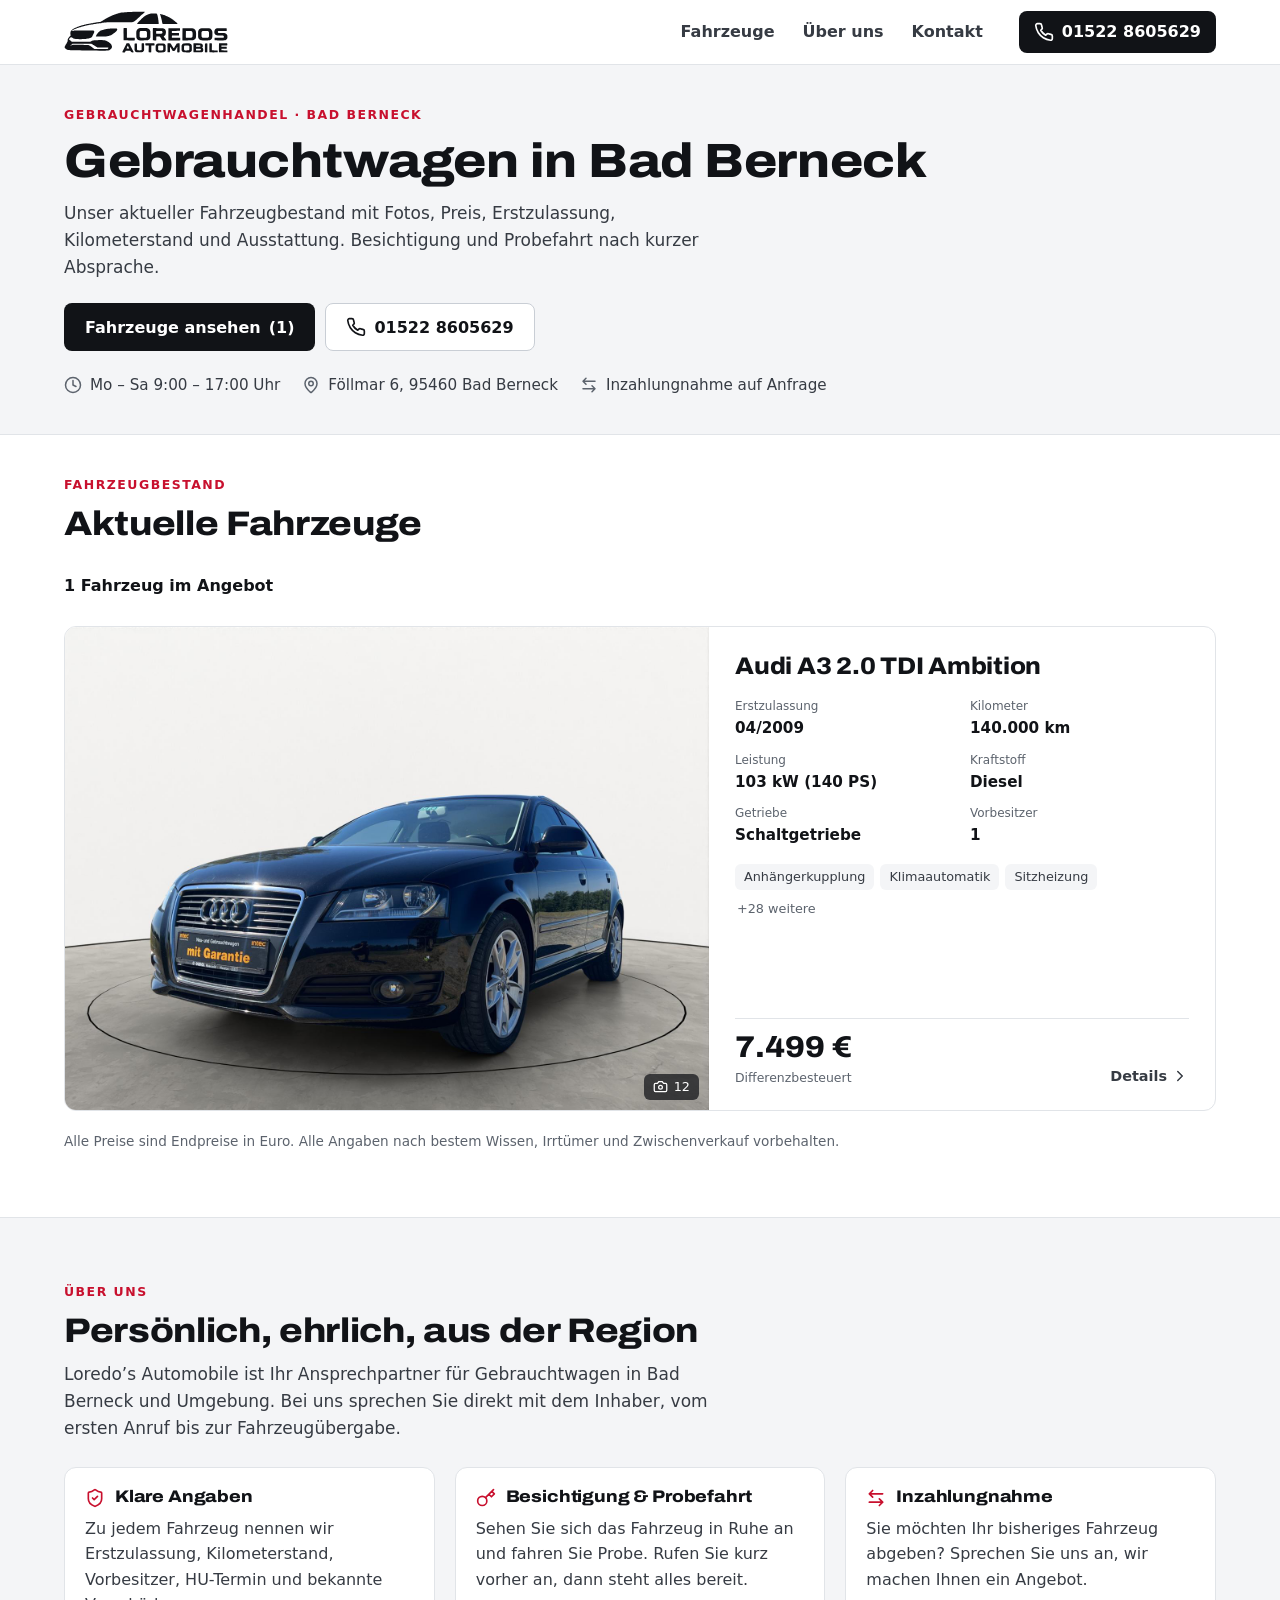
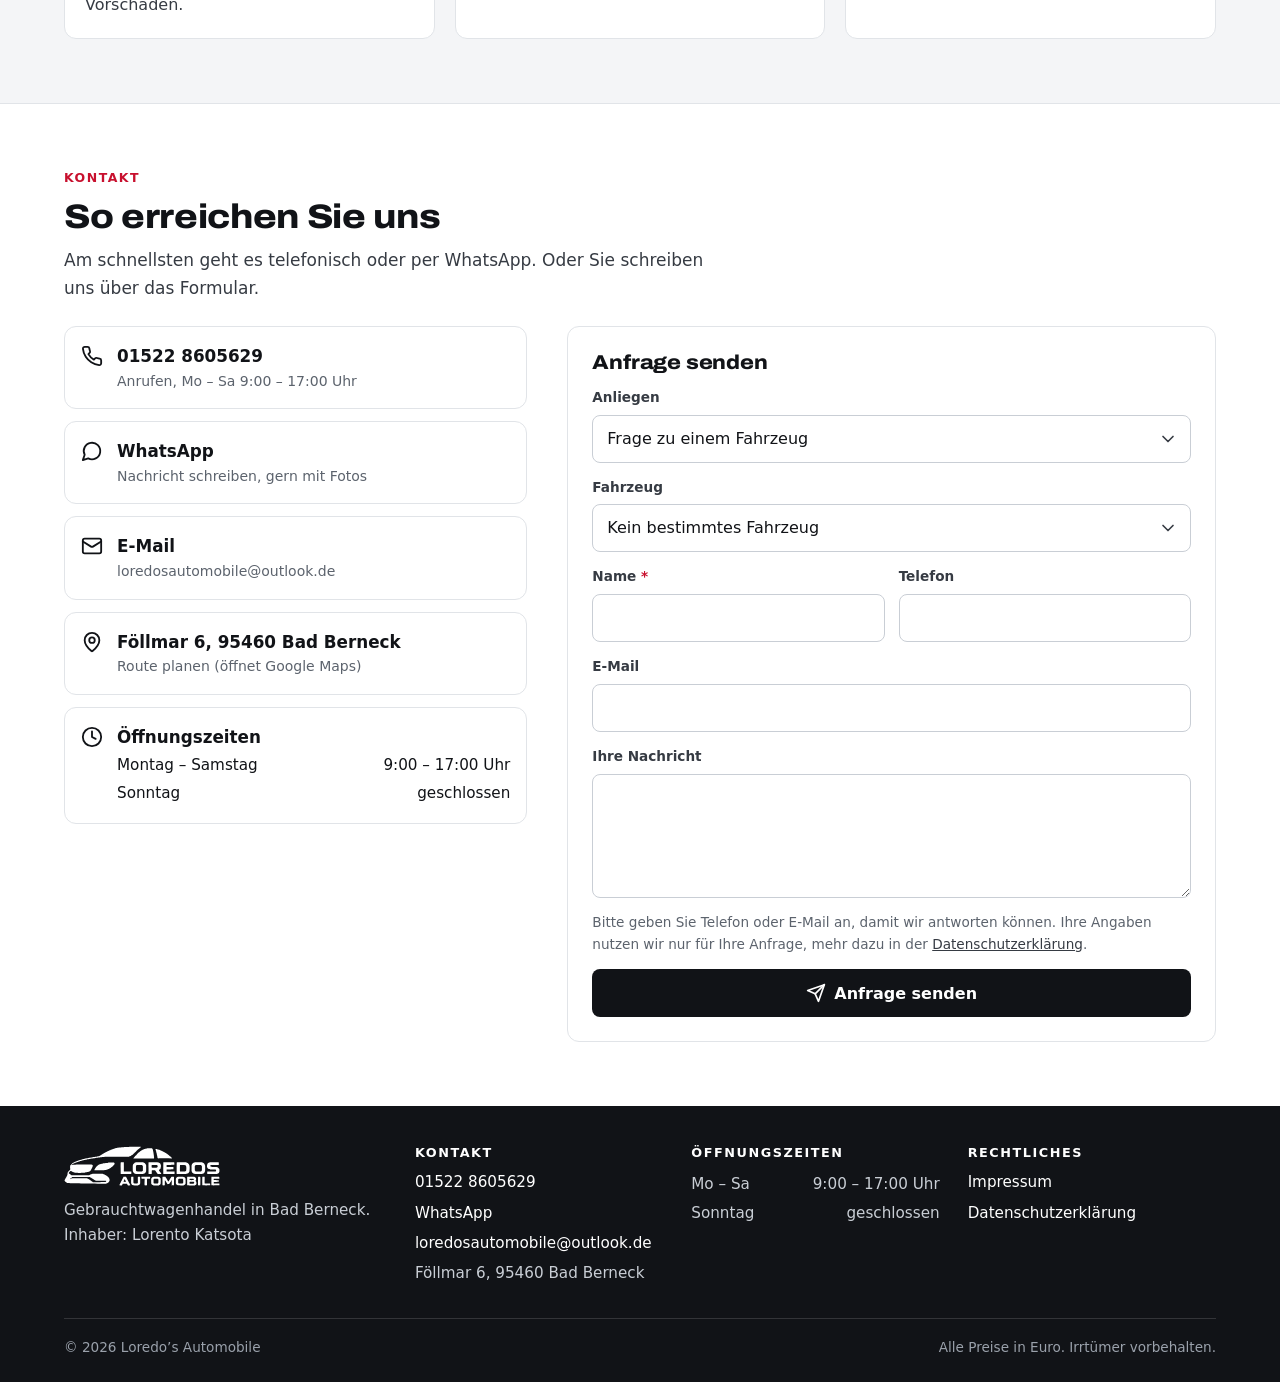
<file: index.html>
<!doctype html>
<html lang="de">
<head>
<meta charset="utf-8">
<meta name="viewport" content="width=device-width, initial-scale=1, viewport-fit=cover">
<title>Gebrauchtwagen in Bad Berneck | Loredo’s Automobile</title>
<meta name="description" content="Loredo’s Automobile – Gebrauchtwagenhandel in Bad Berneck. Aktueller Fahrzeugbestand mit Fotos, Preis, Erstzulassung, Kilometerstand und Ausstattung. Mo–Sa 9–17 Uhr, Telefon 01522 8605629.">
<meta name="theme-color" content="#ffffff">
<meta property="og:type" content="website">
<meta property="og:locale" content="de_DE">
<meta property="og:title" content="Loredo’s Automobile – Gebrauchtwagen in Bad Berneck">
<meta property="og:description" content="Aktueller Fahrzeugbestand mit Fotos, Preis und allen wichtigen Angaben. Persönliche Beratung in Bad Berneck.">
<link rel="icon" href="img/favicon.svg" type="image/svg+xml">
<link rel="apple-touch-icon" href="img/apple-touch-icon.png">
<link rel="preload" href="fonts/archivo.woff2" as="font" type="font/woff2" crossorigin>
<link rel="stylesheet" href="style.css?v=20261111b">
<script type="application/ld+json">
{
  "@context": "https://schema.org",
  "@type": "AutoDealer",
  "name": "Loredo's Automobile",
  "description": "Gebrauchtwagenhandel in Bad Berneck",
  "telephone": "+49 1522 8605629",
  "email": "loredosautomobile@outlook.de",
  "vatID": "DE459743355",
  "address": {
    "@type": "PostalAddress",
    "streetAddress": "Föllmar 6",
    "postalCode": "95460",
    "addressLocality": "Bad Berneck",
    "addressRegion": "Bayern",
    "addressCountry": "DE"
  },
  "openingHoursSpecification": [{
    "@type": "OpeningHoursSpecification",
    "dayOfWeek": ["Monday", "Tuesday", "Wednesday", "Thursday", "Friday", "Saturday"],
    "opens": "09:00",
    "closes": "17:00"
  }]
}
</script>
</head>
<body class="mit-leiste" data-seite="start">
<a class="skip" href="#inhalt">Zum Inhalt springen</a>

<svg width="0" height="0" style="position:absolute" aria-hidden="true" focusable="false">
  <!-- Symbole nach Lucide Icons (ISC-Lizenz) -->
  <symbol id="i-tel" viewBox="0 0 24 24"><path d="M22 16.92v3a2 2 0 0 1-2.18 2 19.8 19.8 0 0 1-8.63-3.07 19.5 19.5 0 0 1-6-6 19.8 19.8 0 0 1-3.07-8.67A2 2 0 0 1 4.11 2h3a2 2 0 0 1 2 1.72c.13.96.36 1.9.7 2.81a2 2 0 0 1-.45 2.11L8.09 9.91a16 16 0 0 0 6 6l1.27-1.27a2 2 0 0 1 2.11-.45c.91.34 1.85.57 2.81.7A2 2 0 0 1 22 16.92z"/></symbol>
  <symbol id="i-chat" viewBox="0 0 24 24"><path d="M7.9 20A9 9 0 1 0 4 16.1L2 22Z"/></symbol>
  <symbol id="i-mail" viewBox="0 0 24 24"><rect width="20" height="16" x="2" y="4" rx="2"/><path d="m22 7-8.97 5.7a1.94 1.94 0 0 1-2.06 0L2 7"/></symbol>
  <symbol id="i-ort" viewBox="0 0 24 24"><path d="M20 10c0 5-5.5 10.2-7.4 11.8a1 1 0 0 1-1.2 0C9.5 20.2 4 15 4 10a8 8 0 0 1 16 0"/><circle cx="12" cy="10" r="3"/></symbol>
  <symbol id="i-uhr" viewBox="0 0 24 24"><circle cx="12" cy="12" r="10"/><path d="M12 6v6l4 2"/></symbol>
  <symbol id="i-suche" viewBox="0 0 24 24"><circle cx="11" cy="11" r="8"/><path d="m21 21-4.3-4.3"/></symbol>
  <symbol id="i-filter" viewBox="0 0 24 24"><path d="M21 4h-7M10 4H3M21 12h-9M8 12H3M21 20h-5M12 20H3M14 2v4M8 10v4M16 18v4"/></symbol>
  <symbol id="i-haken" viewBox="0 0 24 24"><path d="M20 6 9 17l-5-5"/></symbol>
  <symbol id="i-rechts" viewBox="0 0 24 24"><path d="m9 18 6-6-6-6"/></symbol>
  <symbol id="i-links" viewBox="0 0 24 24"><path d="m15 18-6-6 6-6"/></symbol>
  <symbol id="i-kamera" viewBox="0 0 24 24"><path d="M14.5 4h-5L7 7H4a2 2 0 0 0-2 2v9a2 2 0 0 0 2 2h16a2 2 0 0 0 2-2V9a2 2 0 0 0-2-2h-3z"/><circle cx="12" cy="13" r="3"/></symbol>
  <symbol id="i-zu" viewBox="0 0 24 24"><path d="M18 6 6 18M6 6l12 12"/></symbol>
  <symbol id="i-schild" viewBox="0 0 24 24"><path d="M20 13c0 5-3.5 7.5-7.66 8.95a1 1 0 0 1-.67-.01C7.5 20.5 4 18 4 13V6a1 1 0 0 1 1-1c2 0 4.5-1.2 6.24-2.72a1.17 1.17 0 0 1 1.52 0C14.51 3.81 17 5 19 5a1 1 0 0 1 1 1z"/><path d="m9 12 2 2 4-4"/></symbol>
  <symbol id="i-schluessel" viewBox="0 0 24 24"><circle cx="7.5" cy="15.5" r="5.5"/><path d="m21 2-9.6 9.6M15.5 7.5l3 3L22 7l-3-3"/></symbol>
  <symbol id="i-tausch" viewBox="0 0 24 24"><path d="M8 3 4 7l4 4M4 7h16M16 21l4-4-4-4M20 17H4"/></symbol>
  <symbol id="i-senden" viewBox="0 0 24 24"><path d="m22 2-7 20-4-9-9-4Z"/><path d="M22 2 11 13"/></symbol>
</svg>

<header class="kopf">
  <div class="wrap kopf-in">
    <a class="logo" href="./" aria-label="Loredo’s Automobile – zur Startseite"><img src="img/logo.svg" alt="Loredo’s Automobile" width="526" height="135"></a>
    <nav class="nav" aria-label="Hauptnavigation">
      <a href="#fahrzeuge">Fahrzeuge</a>
      <a href="#ueber-uns">Über uns</a>
      <a href="#kontakt">Kontakt</a>
    </nav>
    <a class="btn btn-dunkel kopf-tel" href="tel:+4915228605629"><svg class="i"><use href="#i-tel"/></svg><span class="lang">01522 8605629</span><span class="kurz">Anrufen</span></a>
  </div>
</header>

<main id="inhalt">

  <section class="start" aria-labelledby="titel">
    <div class="wrap">
      <span class="kicker">Gebrauchtwagenhandel · Bad Berneck</span>
      <h1 id="titel">Gebrauchtwagen in Bad Berneck</h1>
      <p class="lead">Unser aktueller Fahrzeugbestand mit Fotos, Preis, Erstzulassung, Kilometerstand und Ausstattung. Besichtigung und Probefahrt nach kurzer Absprache.</p>
      <div class="start-cta">
        <a class="btn btn-dunkel" href="#fahrzeuge">Fahrzeuge ansehen<span data-anzahl-klammer></span></a>
        <a class="btn btn-hell start-tel" href="tel:+4915228605629"><svg class="i"><use href="#i-tel"/></svg>01522 8605629</a>
      </div>
      <ul class="start-fakten">
        <li><svg class="i"><use href="#i-uhr"/></svg>Mo – Sa 9:00 – 17:00 Uhr</li>
        <li><svg class="i"><use href="#i-ort"/></svg>Föllmar 6, 95460 Bad Berneck</li>
        <li><svg class="i"><use href="#i-tausch"/></svg>Inzahlungnahme auf Anfrage</li>
      </ul>
    </div>
  </section>

  <section class="abschnitt" id="fahrzeuge" aria-labelledby="fahrzeuge-titel">
    <div class="wrap">
      <div class="abschnitt-kopf">
        <div>
          <span class="kicker">Fahrzeugbestand</span>
          <h2 id="fahrzeuge-titel">Aktuelle Fahrzeuge</h2>
        </div>
      </div>

      <div class="bestand">
      <aside class="filter-seite" aria-label="Suche und Filter">
      <div class="suche">
        <label class="feld such-eingabe">
          <span class="sr">Fahrzeuge durchsuchen</span>
          <svg class="i"><use href="#i-suche"/></svg>
          <input class="eingabe" id="f-q" type="search" placeholder="Suchen, z. B. Golf" autocomplete="off" enterkeyhint="search">
        </label>
        <button class="btn btn-hell filter-knopf" id="filter-knopf" type="button" aria-expanded="false" aria-controls="filter-feld"><svg class="i"><use href="#i-filter"/></svg>Filter<span class="zaehler" id="filter-zaehler" hidden></span></button>
      </div>

      <div class="filter-feld" id="filter-feld">
        <label class="feld"><span>Marke</span><select class="auswahl" id="f-marke"><option value="">Alle Marken</option></select></label>
        <label class="feld"><span>Preis bis</span><select class="auswahl" id="f-preis"><option value="">Beliebig</option></select></label>
        <label class="feld"><span>Kilometer bis</span><select class="auswahl" id="f-km"><option value="">Beliebig</option></select></label>
        <label class="feld"><span>Erstzulassung ab</span><select class="auswahl" id="f-ez"><option value="">Beliebig</option></select></label>
        <label class="feld"><span>Kraftstoff</span><select class="auswahl" id="f-kraftstoff"><option value="">Alle</option></select></label>
        <label class="feld"><span>Getriebe</span><select class="auswahl" id="f-getriebe"><option value="">Alle</option></select></label>
        <label class="feld breit"><span>Fahrzeugart</span><select class="auswahl" id="f-karosserie"><option value="">Alle</option></select></label>
        <label class="feld breit"><span>Sortierung</span><select class="auswahl" id="f-sort">
          <option value="">Neueste Angebote zuerst</option>
          <option value="preis-auf">Preis aufsteigend</option>
          <option value="preis-ab">Preis absteigend</option>
          <option value="km-auf">Kilometer aufsteigend</option>
          <option value="ez-ab">Erstzulassung, neueste zuerst</option>
        </select></label>
        <button class="btn btn-dunkel filter-fertig" id="filter-fertig" type="button">Ergebnisse anzeigen</button>
      </div>
      </aside>

      <div class="ergebnisse">
      <div class="ergebnis-leiste">
        <p class="ergebnis-zahl" id="ergebnis-zahl" aria-live="polite"></p>
      </div>

      <ul class="liste" id="liste"></ul>
      <noscript>
        <div class="leer">
          <p>Für die Fahrzeugliste wird JavaScript benötigt.</p>
          <p>Gern beraten wir Sie telefonisch: <a href="tel:+4915228605629">01522 8605629</a></p>
        </div>
      </noscript>

      <p class="angaben-hinweis">Alle Preise sind Endpreise in Euro. Alle Angaben nach bestem Wissen, Irrtümer und Zwischenverkauf vorbehalten.</p>
      </div>
      </div>
    </div>
  </section>

  <section class="abschnitt grau" id="ueber-uns" aria-labelledby="ueber-titel">
    <div class="wrap">
      <span class="kicker">Über uns</span>
      <h2 id="ueber-titel">Persönlich, ehrlich, aus der Region</h2>
      <p class="lead" style="margin-top:12px">Loredo’s Automobile ist Ihr Ansprechpartner für Gebrauchtwagen in Bad Berneck und Umgebung. Bei uns sprechen Sie direkt mit dem Inhaber, vom ersten Anruf bis zur Fahrzeugübergabe.</p>
      <ul class="vorteile">
        <li>
          <h3><svg class="i"><use href="#i-schild"/></svg>Klare Angaben</h3>
          <p>Zu jedem Fahrzeug nennen wir Erstzulassung, Kilometerstand, Vorbesitzer, HU-Termin und bekannte Vorschäden.</p>
        </li>
        <li>
          <h3><svg class="i"><use href="#i-schluessel"/></svg>Besichtigung &amp; Probefahrt</h3>
          <p>Sehen Sie sich das Fahrzeug in Ruhe an und fahren Sie Probe. Rufen Sie kurz vorher an, dann steht alles bereit.</p>
        </li>
        <li>
          <h3><svg class="i"><use href="#i-tausch"/></svg>Inzahlungnahme</h3>
          <p>Sie möchten Ihr bisheriges Fahrzeug abgeben? Sprechen Sie uns an, wir machen Ihnen ein Angebot.</p>
        </li>
      </ul>
    </div>
  </section>

  <section class="abschnitt" id="kontakt" aria-labelledby="kontakt-titel">
    <div class="wrap">
      <span class="kicker">Kontakt</span>
      <h2 id="kontakt-titel">So erreichen Sie uns</h2>
      <p class="lead" style="margin:12px 0 24px">Am schnellsten geht es telefonisch oder per WhatsApp. Oder Sie schreiben uns über das Formular.</p>

      <div class="kontakt-raster">
        <ul class="kontakt-wege">
          <li><a class="kontakt-weg" href="tel:+4915228605629"><svg class="i"><use href="#i-tel"/></svg><span><strong>01522 8605629</strong><small>Anrufen, Mo – Sa 9:00 – 17:00 Uhr</small></span></a></li>
          <li><a class="kontakt-weg" href="https://wa.me/4915228605629?text=Hallo%2C%20ich%20habe%20eine%20Frage%20zu%20Ihren%20Fahrzeugen." data-wa><svg class="i"><use href="#i-chat"/></svg><span><strong>WhatsApp</strong><small>Nachricht schreiben, gern mit Fotos</small></span></a></li>
          <li><a class="kontakt-weg" href="mailto:loredosautomobile@outlook.de"><svg class="i"><use href="#i-mail"/></svg><span><strong>E-Mail</strong><small>loredosautomobile@outlook.de</small></span></a></li>
          <li><a class="kontakt-weg" href="https://www.google.com/maps/dir/?api=1&amp;destination=F%C3%B6llmar%206%2C%2095460%20Bad%20Berneck" target="_blank" rel="noopener"><svg class="i"><use href="#i-ort"/></svg><span><strong>Föllmar 6, 95460 Bad Berneck</strong><small>Route planen (öffnet Google Maps)</small></span></a></li>
          <li><div class="kontakt-weg"><svg class="i"><use href="#i-uhr"/></svg><span style="flex:1"><strong>Öffnungszeiten</strong>
            <table class="zeiten"><tr><td>Montag – Samstag</td><td>9:00 – 17:00 Uhr</td></tr><tr><td>Sonntag</td><td>geschlossen</td></tr></table></span></div></li>
        </ul>

        <form class="formular" id="anfrage" action="kontakt.php" method="post" novalidate>
          <h3 class="breit">Anfrage senden</h3>
          <label class="feld breit"><span>Anliegen</span>
            <select class="auswahl" name="anliegen">
              <option>Frage zu einem Fahrzeug</option>
              <option>Besichtigung / Probefahrt vereinbaren</option>
              <option>Inzahlungnahme / Fahrzeug verkaufen</option>
              <option>Sonstiges</option>
            </select>
          </label>
          <label class="feld breit"><span>Fahrzeug</span>
            <select class="auswahl" name="fahrzeug" data-fahrzeugwahl><option value="">Kein bestimmtes Fahrzeug</option></select>
          </label>
          <label class="feld"><span>Name <span class="pflicht" aria-hidden="true">*</span></span><input class="eingabe" name="name" autocomplete="name" required maxlength="100"></label>
          <label class="feld"><span>Telefon</span><input class="eingabe" name="telefon" type="tel" autocomplete="tel" maxlength="50"></label>
          <label class="feld breit"><span>E-Mail</span><input class="eingabe" name="email" type="email" autocomplete="email" maxlength="150"></label>
          <label class="feld breit"><span>Ihre Nachricht</span><textarea class="eingabe" name="nachricht" rows="4" maxlength="4000"></textarea></label>
          <div class="honig" aria-hidden="true"><label>Bitte leer lassen <input name="website" tabindex="-1" autocomplete="off"></label></div>
          <p class="klein breit">Bitte geben Sie Telefon oder E-Mail an, damit wir antworten können. Ihre Angaben nutzen wir nur für Ihre Anfrage, mehr dazu in der <a href="datenschutz.html">Datenschutzerklärung</a>.</p>
          <div class="meldung breit" role="status" hidden></div>
          <button class="btn btn-dunkel breit" type="submit"><svg class="i"><use href="#i-senden"/></svg>Anfrage senden</button>
        </form>
      </div>
    </div>
  </section>

</main>

<footer class="fuss">
  <div class="wrap">
    <div class="fuss-raster">
      <div>
        <img src="img/logo-weiss.svg" alt="Loredo’s Automobile" width="526" height="135">
        <p>Gebrauchtwagenhandel in Bad Berneck.<br>Inhaber: Lorento Katsota</p>
      </div>
      <div>
        <h2>Kontakt</h2>
        <ul>
          <li><a href="tel:+4915228605629">01522 8605629</a></li>
          <li><a href="https://wa.me/4915228605629">WhatsApp</a></li>
          <li><a href="mailto:loredosautomobile@outlook.de">loredosautomobile@outlook.de</a></li>
          <li>Föllmar 6, 95460 Bad Berneck</li>
        </ul>
      </div>
      <div>
        <h2>Öffnungszeiten</h2>
        <table class="zeiten"><tr><td>Mo – Sa</td><td>9:00 – 17:00 Uhr</td></tr><tr><td>Sonntag</td><td>geschlossen</td></tr></table>
      </div>
      <div>
        <h2>Rechtliches</h2>
        <ul>
          <li><a href="impressum.html">Impressum</a></li>
          <li><a href="datenschutz.html">Datenschutzerklärung</a></li>
        </ul>
      </div>
    </div>
    <div class="fuss-unten"><span>© <span data-jahr>2026</span> Loredo’s Automobile</span><span>Alle Preise in Euro. Irrtümer vorbehalten.</span></div>
  </div>
</footer>

<nav class="leiste" aria-label="Schnellkontakt">
  <a class="btn btn-dunkel" href="tel:+4915228605629"><svg class="i"><use href="#i-tel"/></svg>Anrufen</a>
  <a class="btn btn-hell btn-wa" href="https://wa.me/4915228605629?text=Hallo%2C%20ich%20habe%20eine%20Frage%20zu%20Ihren%20Fahrzeugen." data-wa><svg class="i"><use href="#i-chat"/></svg>WhatsApp</a>
  <a class="btn btn-hell" href="#anfrage"><svg class="i"><use href="#i-mail"/></svg>Anfrage</a>
</nav>

<script src="fahrzeuge.js?v=20261111b"></script>
<script src="app.js?v=20261111b"></script>
</body>
</html>
</file>
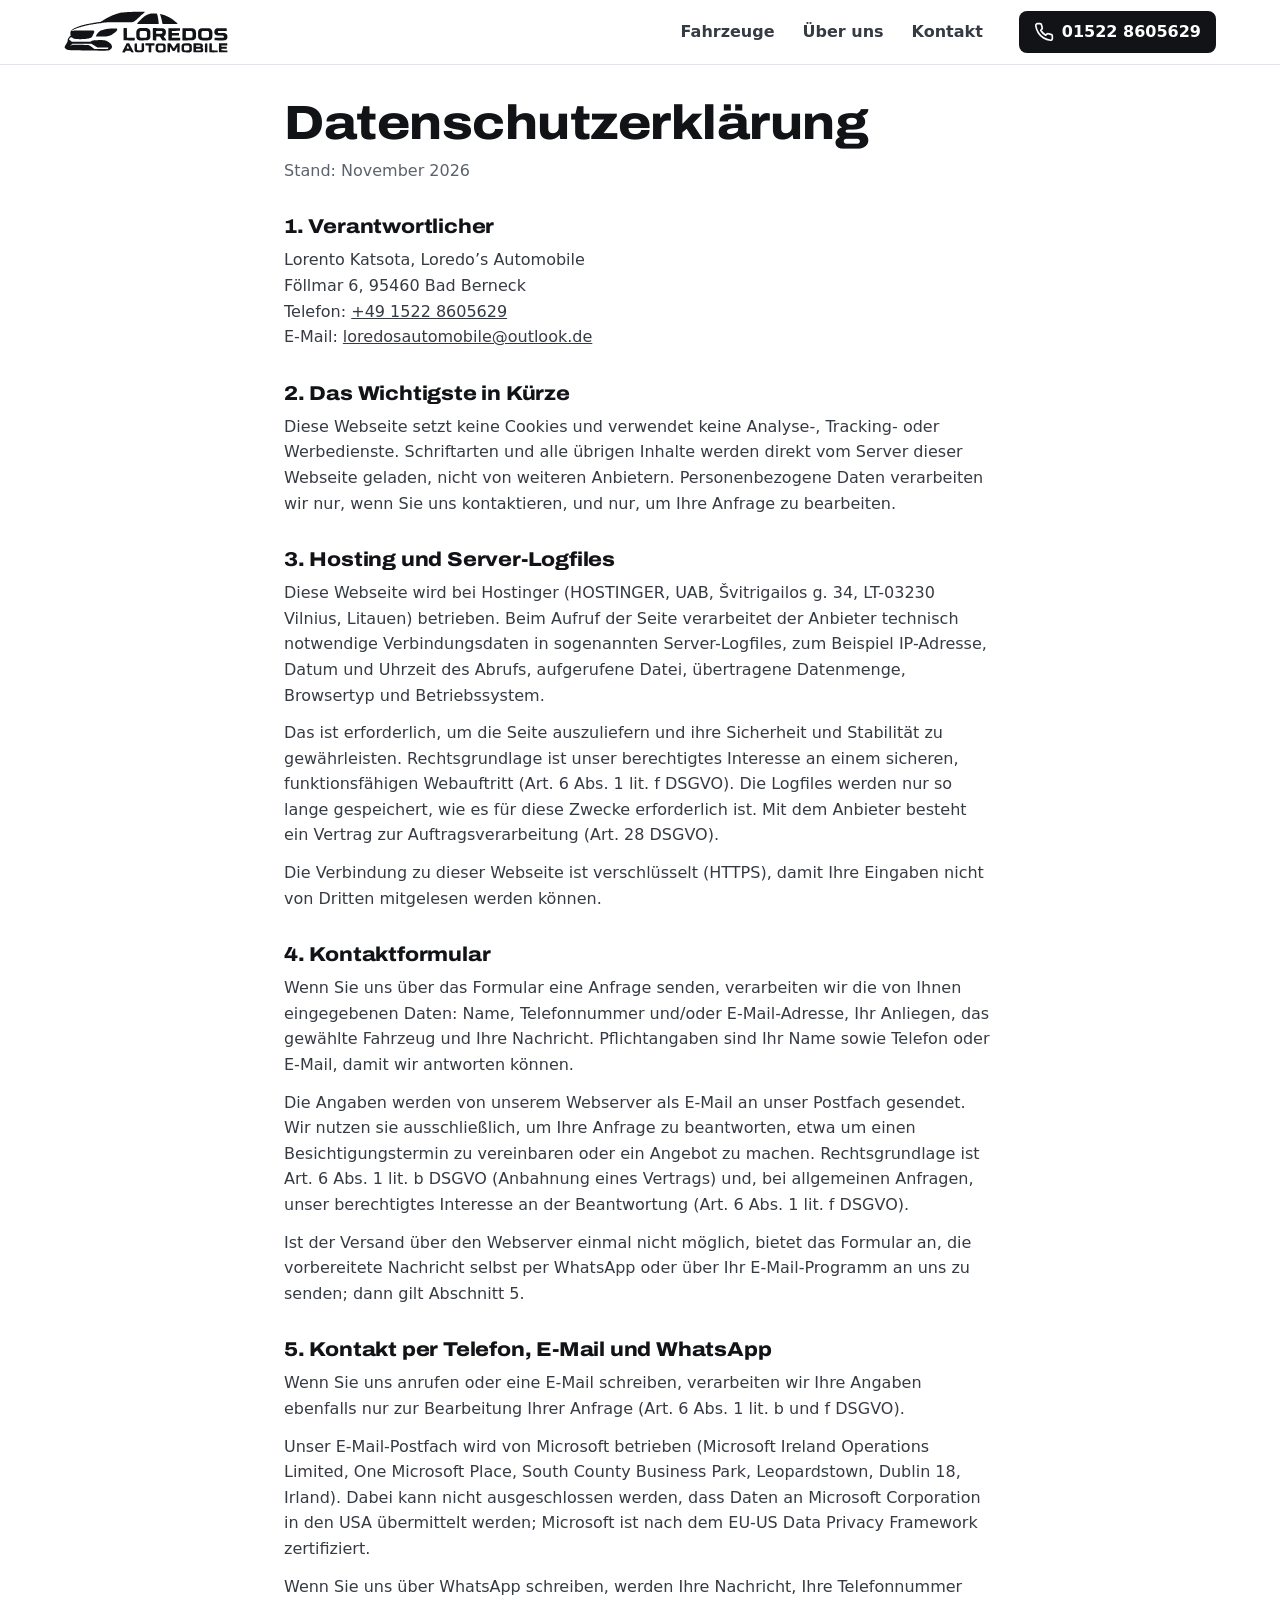
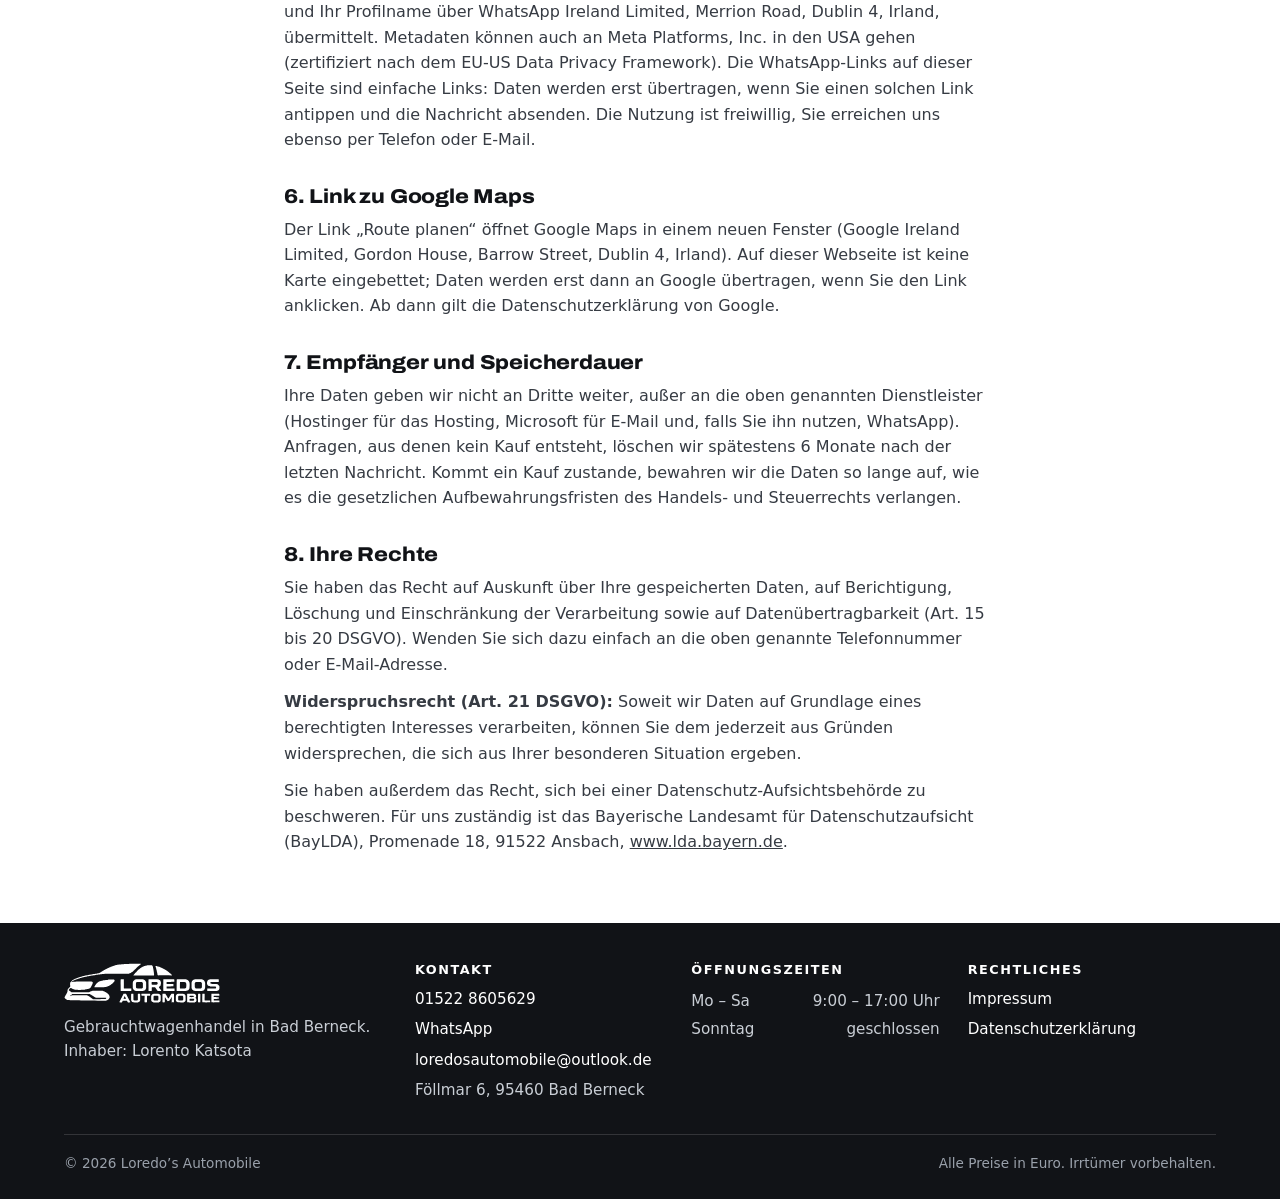
<file: datenschutz.html>
<!doctype html>
<html lang="de">
<head>
<meta charset="utf-8">
<meta name="viewport" content="width=device-width, initial-scale=1, viewport-fit=cover">
<title>Datenschutzerklärung | Loredo’s Automobile</title>
<meta name="description" content="Datenschutzerklärung von Loredo’s Automobile, Bad Berneck.">
<meta name="theme-color" content="#ffffff">
<link rel="icon" href="img/favicon.svg" type="image/svg+xml">
<link rel="apple-touch-icon" href="img/apple-touch-icon.png">
<link rel="preload" href="fonts/archivo.woff2" as="font" type="font/woff2" crossorigin>
<link rel="stylesheet" href="style.css?v=20261111b">
</head>
<body class="mit-leiste" data-seite="recht">
<a class="skip" href="#inhalt">Zum Inhalt springen</a>

<svg width="0" height="0" style="position:absolute" aria-hidden="true" focusable="false">
  <!-- Symbole nach Lucide Icons (ISC-Lizenz) -->
  <symbol id="i-tel" viewBox="0 0 24 24"><path d="M22 16.92v3a2 2 0 0 1-2.18 2 19.8 19.8 0 0 1-8.63-3.07 19.5 19.5 0 0 1-6-6 19.8 19.8 0 0 1-3.07-8.67A2 2 0 0 1 4.11 2h3a2 2 0 0 1 2 1.72c.13.96.36 1.9.7 2.81a2 2 0 0 1-.45 2.11L8.09 9.91a16 16 0 0 0 6 6l1.27-1.27a2 2 0 0 1 2.11-.45c.91.34 1.85.57 2.81.7A2 2 0 0 1 22 16.92z"/></symbol>
  <symbol id="i-chat" viewBox="0 0 24 24"><path d="M7.9 20A9 9 0 1 0 4 16.1L2 22Z"/></symbol>
  <symbol id="i-mail" viewBox="0 0 24 24"><rect width="20" height="16" x="2" y="4" rx="2"/><path d="m22 7-8.97 5.7a1.94 1.94 0 0 1-2.06 0L2 7"/></symbol>
  <symbol id="i-ort" viewBox="0 0 24 24"><path d="M20 10c0 5-5.5 10.2-7.4 11.8a1 1 0 0 1-1.2 0C9.5 20.2 4 15 4 10a8 8 0 0 1 16 0"/><circle cx="12" cy="10" r="3"/></symbol>
  <symbol id="i-uhr" viewBox="0 0 24 24"><circle cx="12" cy="12" r="10"/><path d="M12 6v6l4 2"/></symbol>
  <symbol id="i-suche" viewBox="0 0 24 24"><circle cx="11" cy="11" r="8"/><path d="m21 21-4.3-4.3"/></symbol>
  <symbol id="i-filter" viewBox="0 0 24 24"><path d="M21 4h-7M10 4H3M21 12h-9M8 12H3M21 20h-5M12 20H3M14 2v4M8 10v4M16 18v4"/></symbol>
  <symbol id="i-haken" viewBox="0 0 24 24"><path d="M20 6 9 17l-5-5"/></symbol>
  <symbol id="i-rechts" viewBox="0 0 24 24"><path d="m9 18 6-6-6-6"/></symbol>
  <symbol id="i-links" viewBox="0 0 24 24"><path d="m15 18-6-6 6-6"/></symbol>
  <symbol id="i-kamera" viewBox="0 0 24 24"><path d="M14.5 4h-5L7 7H4a2 2 0 0 0-2 2v9a2 2 0 0 0 2 2h16a2 2 0 0 0 2-2V9a2 2 0 0 0-2-2h-3z"/><circle cx="12" cy="13" r="3"/></symbol>
  <symbol id="i-zu" viewBox="0 0 24 24"><path d="M18 6 6 18M6 6l12 12"/></symbol>
  <symbol id="i-schild" viewBox="0 0 24 24"><path d="M20 13c0 5-3.5 7.5-7.66 8.95a1 1 0 0 1-.67-.01C7.5 20.5 4 18 4 13V6a1 1 0 0 1 1-1c2 0 4.5-1.2 6.24-2.72a1.17 1.17 0 0 1 1.52 0C14.51 3.81 17 5 19 5a1 1 0 0 1 1 1z"/><path d="m9 12 2 2 4-4"/></symbol>
  <symbol id="i-schluessel" viewBox="0 0 24 24"><circle cx="7.5" cy="15.5" r="5.5"/><path d="m21 2-9.6 9.6M15.5 7.5l3 3L22 7l-3-3"/></symbol>
  <symbol id="i-tausch" viewBox="0 0 24 24"><path d="M8 3 4 7l4 4M4 7h16M16 21l4-4-4-4M20 17H4"/></symbol>
  <symbol id="i-senden" viewBox="0 0 24 24"><path d="m22 2-7 20-4-9-9-4Z"/><path d="M22 2 11 13"/></symbol>
</svg>

<header class="kopf">
  <div class="wrap kopf-in">
    <a class="logo" href="./" aria-label="Loredo’s Automobile – zur Startseite"><img src="img/logo.svg" alt="Loredo’s Automobile" width="526" height="135"></a>
    <nav class="nav" aria-label="Hauptnavigation">
      <a href="./#fahrzeuge">Fahrzeuge</a>
      <a href="./#ueber-uns">Über uns</a>
      <a href="./#kontakt">Kontakt</a>
    </nav>
    <a class="btn btn-dunkel kopf-tel" href="tel:+4915228605629"><svg class="i"><use href="#i-tel"/></svg><span class="lang">01522 8605629</span><span class="kurz">Anrufen</span></a>
  </div>
</header>

<main id="inhalt" class="wrap recht">
  <h1>Datenschutzerklärung</h1>
  <p class="stand">Stand: November 2026</p>

  <h2>1. Verantwortlicher</h2>
  <address>
    Lorento Katsota, Loredo’s Automobile<br>
    Föllmar 6, 95460 Bad Berneck<br>
    Telefon: <a href="tel:+4915228605629">+49 1522 8605629</a><br>
    E-Mail: <a href="mailto:loredosautomobile@outlook.de">loredosautomobile@outlook.de</a>
  </address>

  <h2>2. Das Wichtigste in Kürze</h2>
  <p>Diese Webseite setzt keine Cookies und verwendet keine Analyse-, Tracking- oder Werbedienste. Schriftarten und alle übrigen Inhalte werden direkt vom Server dieser Webseite geladen, nicht von weiteren Anbietern. Personenbezogene Daten verarbeiten wir nur, wenn Sie uns kontaktieren, und nur, um Ihre Anfrage zu bearbeiten.</p>

  <h2>3. Hosting und Server-Logfiles</h2>
  <p>Diese Webseite wird bei Hostinger (HOSTINGER, UAB, Švitrigailos g. 34, LT-03230 Vilnius, Litauen) betrieben. Beim Aufruf der Seite verarbeitet der Anbieter technisch notwendige Verbindungsdaten in sogenannten Server-Logfiles, zum Beispiel IP-Adresse, Datum und Uhrzeit des Abrufs, aufgerufene Datei, übertragene Datenmenge, Browsertyp und Betriebssystem.</p>
  <p>Das ist erforderlich, um die Seite auszuliefern und ihre Sicherheit und Stabilität zu gewährleisten. Rechtsgrundlage ist unser berechtigtes Interesse an einem sicheren, funktionsfähigen Webauftritt (Art. 6 Abs. 1 lit. f DSGVO). Die Logfiles werden nur so lange gespeichert, wie es für diese Zwecke erforderlich ist. Mit dem Anbieter besteht ein Vertrag zur Auftragsverarbeitung (Art. 28 DSGVO).</p>
  <p>Die Verbindung zu dieser Webseite ist verschlüsselt (HTTPS), damit Ihre Eingaben nicht von Dritten mitgelesen werden können.</p>

  <h2>4. Kontaktformular</h2>
  <p>Wenn Sie uns über das Formular eine Anfrage senden, verarbeiten wir die von Ihnen eingegebenen Daten: Name, Telefonnummer und/oder E-Mail-Adresse, Ihr Anliegen, das gewählte Fahrzeug und Ihre Nachricht. Pflichtangaben sind Ihr Name sowie Telefon oder E-Mail, damit wir antworten können.</p>
  <p>Die Angaben werden von unserem Webserver als E-Mail an unser Postfach gesendet. Wir nutzen sie ausschließlich, um Ihre Anfrage zu beantworten, etwa um einen Besichtigungstermin zu vereinbaren oder ein Angebot zu machen. Rechtsgrundlage ist Art. 6 Abs. 1 lit. b DSGVO (Anbahnung eines Vertrags) und, bei allgemeinen Anfragen, unser berechtigtes Interesse an der Beantwortung (Art. 6 Abs. 1 lit. f DSGVO).</p>
  <p>Ist der Versand über den Webserver einmal nicht möglich, bietet das Formular an, die vorbereitete Nachricht selbst per WhatsApp oder über Ihr E-Mail-Programm an uns zu senden; dann gilt Abschnitt 5.</p>

  <h2>5. Kontakt per Telefon, E-Mail und WhatsApp</h2>
  <p>Wenn Sie uns anrufen oder eine E-Mail schreiben, verarbeiten wir Ihre Angaben ebenfalls nur zur Bearbeitung Ihrer Anfrage (Art. 6 Abs. 1 lit. b und f DSGVO).</p>
  <p>Unser E-Mail-Postfach wird von Microsoft betrieben (Microsoft Ireland Operations Limited, One Microsoft Place, South County Business Park, Leopardstown, Dublin 18, Irland). Dabei kann nicht ausgeschlossen werden, dass Daten an Microsoft Corporation in den USA übermittelt werden; Microsoft ist nach dem EU-US Data Privacy Framework zertifiziert.</p>
  <p>Wenn Sie uns über WhatsApp schreiben, werden Ihre Nachricht, Ihre Telefonnummer und Ihr Profilname über WhatsApp Ireland Limited, Merrion Road, Dublin 4, Irland, übermittelt. Metadaten können auch an Meta Platforms, Inc. in den USA gehen (zertifiziert nach dem EU-US Data Privacy Framework). Die WhatsApp-Links auf dieser Seite sind einfache Links: Daten werden erst übertragen, wenn Sie einen solchen Link antippen und die Nachricht absenden. Die Nutzung ist freiwillig, Sie erreichen uns ebenso per Telefon oder E-Mail.</p>

  <h2>6. Link zu Google Maps</h2>
  <p>Der Link „Route planen“ öffnet Google Maps in einem neuen Fenster (Google Ireland Limited, Gordon House, Barrow Street, Dublin 4, Irland). Auf dieser Webseite ist keine Karte eingebettet; Daten werden erst dann an Google übertragen, wenn Sie den Link anklicken. Ab dann gilt die Datenschutzerklärung von Google.</p>

  <h2>7. Empfänger und Speicherdauer</h2>
  <p>Ihre Daten geben wir nicht an Dritte weiter, außer an die oben genannten Dienstleister (Hostinger für das Hosting, Microsoft für E-Mail und, falls Sie ihn nutzen, WhatsApp). Anfragen, aus denen kein Kauf entsteht, löschen wir spätestens 6 Monate nach der letzten Nachricht. Kommt ein Kauf zustande, bewahren wir die Daten so lange auf, wie es die gesetzlichen Aufbewahrungsfristen des Handels- und Steuerrechts verlangen.</p>

  <h2>8. Ihre Rechte</h2>
  <p>Sie haben das Recht auf Auskunft über Ihre gespeicherten Daten, auf Berichtigung, Löschung und Einschränkung der Verarbeitung sowie auf Datenübertragbarkeit (Art. 15 bis 20 DSGVO). Wenden Sie sich dazu einfach an die oben genannte Telefonnummer oder E-Mail-Adresse.</p>
  <p><strong>Widerspruchsrecht (Art. 21 DSGVO):</strong> Soweit wir Daten auf Grundlage eines berechtigten Interesses verarbeiten, können Sie dem jederzeit aus Gründen widersprechen, die sich aus Ihrer besonderen Situation ergeben.</p>
  <p>Sie haben außerdem das Recht, sich bei einer Datenschutz-Aufsichtsbehörde zu beschweren. Für uns zuständig ist das Bayerische Landesamt für Datenschutzaufsicht (BayLDA), Promenade 18, 91522 Ansbach, <a href="https://www.lda.bayern.de" target="_blank" rel="noopener">www.lda.bayern.de</a>.</p>

</main>

<footer class="fuss">
  <div class="wrap">
    <div class="fuss-raster">
      <div>
        <img src="img/logo-weiss.svg" alt="Loredo’s Automobile" width="526" height="135">
        <p>Gebrauchtwagenhandel in Bad Berneck.<br>Inhaber: Lorento Katsota</p>
      </div>
      <div>
        <h2>Kontakt</h2>
        <ul>
          <li><a href="tel:+4915228605629">01522 8605629</a></li>
          <li><a href="https://wa.me/4915228605629">WhatsApp</a></li>
          <li><a href="mailto:loredosautomobile@outlook.de">loredosautomobile@outlook.de</a></li>
          <li>Föllmar 6, 95460 Bad Berneck</li>
        </ul>
      </div>
      <div>
        <h2>Öffnungszeiten</h2>
        <table class="zeiten"><tr><td>Mo – Sa</td><td>9:00 – 17:00 Uhr</td></tr><tr><td>Sonntag</td><td>geschlossen</td></tr></table>
      </div>
      <div>
        <h2>Rechtliches</h2>
        <ul>
          <li><a href="impressum.html">Impressum</a></li>
          <li><a href="datenschutz.html">Datenschutzerklärung</a></li>
        </ul>
      </div>
    </div>
    <div class="fuss-unten"><span>© <span data-jahr>2026</span> Loredo’s Automobile</span><span>Alle Preise in Euro. Irrtümer vorbehalten.</span></div>
  </div>
</footer>

<nav class="leiste" aria-label="Schnellkontakt">
  <a class="btn btn-dunkel" href="tel:+4915228605629"><svg class="i"><use href="#i-tel"/></svg>Anrufen</a>
  <a class="btn btn-hell btn-wa" href="https://wa.me/4915228605629?text=Hallo%2C%20ich%20habe%20eine%20Frage%20zu%20Ihren%20Fahrzeugen." data-wa><svg class="i"><use href="#i-chat"/></svg>WhatsApp</a>
  <a class="btn btn-hell" href="./#anfrage"><svg class="i"><use href="#i-mail"/></svg>Anfrage</a>
</nav>

<script src="app.js?v=20261111b"></script>
</body>
</html>
</file>
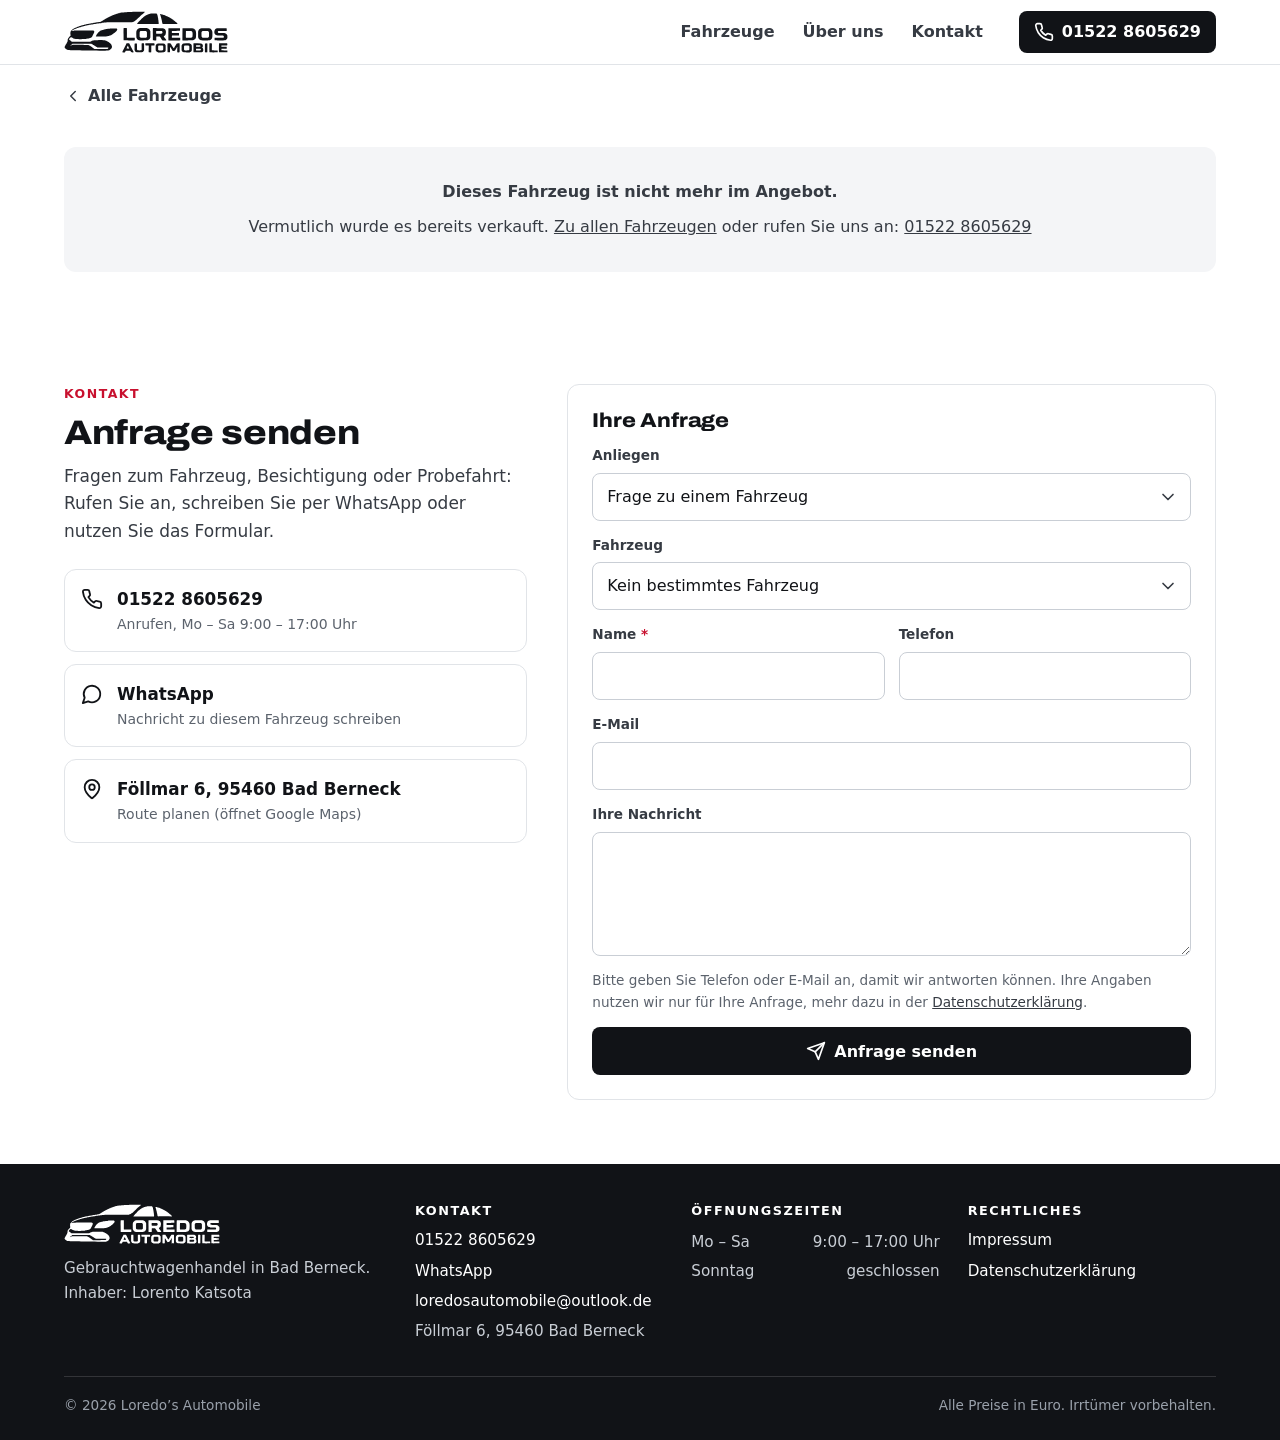
<file: fahrzeug.html>
<!doctype html>
<html lang="de">
<head>
<meta charset="utf-8">
<meta name="viewport" content="width=device-width, initial-scale=1, viewport-fit=cover">
<title>Fahrzeug | Loredo’s Automobile</title>
<meta name="description" content="Fahrzeugdetails mit Fotos, Preis und Ausstattung bei Loredo’s Automobile in Bad Berneck.">
<meta name="theme-color" content="#ffffff">
<link rel="icon" href="img/favicon.svg" type="image/svg+xml">
<link rel="apple-touch-icon" href="img/apple-touch-icon.png">
<link rel="preload" href="fonts/archivo.woff2" as="font" type="font/woff2" crossorigin>
<link rel="stylesheet" href="style.css?v=20261111b">
</head>
<body class="mit-leiste" data-seite="fahrzeug">
<a class="skip" href="#inhalt">Zum Inhalt springen</a>

<svg width="0" height="0" style="position:absolute" aria-hidden="true" focusable="false">
  <!-- Symbole nach Lucide Icons (ISC-Lizenz) -->
  <symbol id="i-tel" viewBox="0 0 24 24"><path d="M22 16.92v3a2 2 0 0 1-2.18 2 19.8 19.8 0 0 1-8.63-3.07 19.5 19.5 0 0 1-6-6 19.8 19.8 0 0 1-3.07-8.67A2 2 0 0 1 4.11 2h3a2 2 0 0 1 2 1.72c.13.96.36 1.9.7 2.81a2 2 0 0 1-.45 2.11L8.09 9.91a16 16 0 0 0 6 6l1.27-1.27a2 2 0 0 1 2.11-.45c.91.34 1.85.57 2.81.7A2 2 0 0 1 22 16.92z"/></symbol>
  <symbol id="i-chat" viewBox="0 0 24 24"><path d="M7.9 20A9 9 0 1 0 4 16.1L2 22Z"/></symbol>
  <symbol id="i-mail" viewBox="0 0 24 24"><rect width="20" height="16" x="2" y="4" rx="2"/><path d="m22 7-8.97 5.7a1.94 1.94 0 0 1-2.06 0L2 7"/></symbol>
  <symbol id="i-ort" viewBox="0 0 24 24"><path d="M20 10c0 5-5.5 10.2-7.4 11.8a1 1 0 0 1-1.2 0C9.5 20.2 4 15 4 10a8 8 0 0 1 16 0"/><circle cx="12" cy="10" r="3"/></symbol>
  <symbol id="i-uhr" viewBox="0 0 24 24"><circle cx="12" cy="12" r="10"/><path d="M12 6v6l4 2"/></symbol>
  <symbol id="i-suche" viewBox="0 0 24 24"><circle cx="11" cy="11" r="8"/><path d="m21 21-4.3-4.3"/></symbol>
  <symbol id="i-filter" viewBox="0 0 24 24"><path d="M21 4h-7M10 4H3M21 12h-9M8 12H3M21 20h-5M12 20H3M14 2v4M8 10v4M16 18v4"/></symbol>
  <symbol id="i-haken" viewBox="0 0 24 24"><path d="M20 6 9 17l-5-5"/></symbol>
  <symbol id="i-rechts" viewBox="0 0 24 24"><path d="m9 18 6-6-6-6"/></symbol>
  <symbol id="i-links" viewBox="0 0 24 24"><path d="m15 18-6-6 6-6"/></symbol>
  <symbol id="i-kamera" viewBox="0 0 24 24"><path d="M14.5 4h-5L7 7H4a2 2 0 0 0-2 2v9a2 2 0 0 0 2 2h16a2 2 0 0 0 2-2V9a2 2 0 0 0-2-2h-3z"/><circle cx="12" cy="13" r="3"/></symbol>
  <symbol id="i-zu" viewBox="0 0 24 24"><path d="M18 6 6 18M6 6l12 12"/></symbol>
  <symbol id="i-schild" viewBox="0 0 24 24"><path d="M20 13c0 5-3.5 7.5-7.66 8.95a1 1 0 0 1-.67-.01C7.5 20.5 4 18 4 13V6a1 1 0 0 1 1-1c2 0 4.5-1.2 6.24-2.72a1.17 1.17 0 0 1 1.52 0C14.51 3.81 17 5 19 5a1 1 0 0 1 1 1z"/><path d="m9 12 2 2 4-4"/></symbol>
  <symbol id="i-schluessel" viewBox="0 0 24 24"><circle cx="7.5" cy="15.5" r="5.5"/><path d="m21 2-9.6 9.6M15.5 7.5l3 3L22 7l-3-3"/></symbol>
  <symbol id="i-tausch" viewBox="0 0 24 24"><path d="M8 3 4 7l4 4M4 7h16M16 21l4-4-4-4M20 17H4"/></symbol>
  <symbol id="i-senden" viewBox="0 0 24 24"><path d="m22 2-7 20-4-9-9-4Z"/><path d="M22 2 11 13"/></symbol>
</svg>

<header class="kopf">
  <div class="wrap kopf-in">
    <a class="logo" href="./" aria-label="Loredo’s Automobile – zur Startseite"><img src="img/logo.svg" alt="Loredo’s Automobile" width="526" height="135"></a>
    <nav class="nav" aria-label="Hauptnavigation">
      <a href="./#fahrzeuge">Fahrzeuge</a>
      <a href="./#ueber-uns">Über uns</a>
      <a href="./#kontakt">Kontakt</a>
    </nav>
    <a class="btn btn-dunkel kopf-tel" href="tel:+4915228605629"><svg class="i"><use href="#i-tel"/></svg><span class="lang">01522 8605629</span><span class="kurz">Anrufen</span></a>
  </div>
</header>

<main id="inhalt">
  <div class="wrap">
    <a class="zurueck" id="zurueck" href="./#fahrzeuge"><svg class="i"><use href="#i-links"/></svg>Alle Fahrzeuge</a>
    <div id="detail">
      <noscript>
        <div class="leer"><p>Für die Fahrzeugansicht wird JavaScript benötigt.</p><p>Gern beraten wir Sie telefonisch: <a href="tel:+4915228605629">01522 8605629</a></p></div>
      </noscript>
    </div>
  </div>

  <section class="abschnitt" id="kontakt" aria-labelledby="anfrage-titel">
    <div class="wrap">
      <div class="kontakt-raster">
        <div>
          <span class="kicker">Kontakt</span>
          <h2 id="anfrage-titel">Anfrage senden</h2>
          <p class="lead" style="margin:12px 0 24px">Fragen zum Fahrzeug, Besichtigung oder Probefahrt: Rufen Sie an, schreiben Sie per WhatsApp oder nutzen Sie das Formular.</p>
          <ul class="kontakt-wege">
            <li><a class="kontakt-weg" href="tel:+4915228605629"><svg class="i"><use href="#i-tel"/></svg><span><strong>01522 8605629</strong><small>Anrufen, Mo – Sa 9:00 – 17:00 Uhr</small></span></a></li>
            <li><a class="kontakt-weg" href="https://wa.me/4915228605629" data-wa><svg class="i"><use href="#i-chat"/></svg><span><strong>WhatsApp</strong><small>Nachricht zu diesem Fahrzeug schreiben</small></span></a></li>
            <li><a class="kontakt-weg" href="https://www.google.com/maps/dir/?api=1&amp;destination=F%C3%B6llmar%206%2C%2095460%20Bad%20Berneck" target="_blank" rel="noopener"><svg class="i"><use href="#i-ort"/></svg><span><strong>Föllmar 6, 95460 Bad Berneck</strong><small>Route planen (öffnet Google Maps)</small></span></a></li>
          </ul>
        </div>
        <form class="formular" id="anfrage" action="kontakt.php" method="post" novalidate>
          <h3 class="breit">Ihre Anfrage</h3>
          <label class="feld breit"><span>Anliegen</span>
            <select class="auswahl" name="anliegen">
              <option>Frage zu einem Fahrzeug</option>
              <option>Besichtigung / Probefahrt vereinbaren</option>
              <option>Inzahlungnahme / Fahrzeug verkaufen</option>
              <option>Sonstiges</option>
            </select>
          </label>
          <label class="feld breit"><span>Fahrzeug</span>
            <select class="auswahl" name="fahrzeug" data-fahrzeugwahl><option value="">Kein bestimmtes Fahrzeug</option></select>
          </label>
          <label class="feld"><span>Name <span class="pflicht" aria-hidden="true">*</span></span><input class="eingabe" name="name" autocomplete="name" required maxlength="100"></label>
          <label class="feld"><span>Telefon</span><input class="eingabe" name="telefon" type="tel" autocomplete="tel" maxlength="50"></label>
          <label class="feld breit"><span>E-Mail</span><input class="eingabe" name="email" type="email" autocomplete="email" maxlength="150"></label>
          <label class="feld breit"><span>Ihre Nachricht</span><textarea class="eingabe" name="nachricht" rows="4" maxlength="4000"></textarea></label>
          <div class="honig" aria-hidden="true"><label>Bitte leer lassen <input name="website" tabindex="-1" autocomplete="off"></label></div>
          <p class="klein breit">Bitte geben Sie Telefon oder E-Mail an, damit wir antworten können. Ihre Angaben nutzen wir nur für Ihre Anfrage, mehr dazu in der <a href="datenschutz.html">Datenschutzerklärung</a>.</p>
          <div class="meldung breit" role="status" hidden></div>
          <button class="btn btn-dunkel breit" type="submit"><svg class="i"><use href="#i-senden"/></svg>Anfrage senden</button>
        </form>
      </div>
    </div>
  </section>
</main>

<footer class="fuss">
  <div class="wrap">
    <div class="fuss-raster">
      <div>
        <img src="img/logo-weiss.svg" alt="Loredo’s Automobile" width="526" height="135">
        <p>Gebrauchtwagenhandel in Bad Berneck.<br>Inhaber: Lorento Katsota</p>
      </div>
      <div>
        <h2>Kontakt</h2>
        <ul>
          <li><a href="tel:+4915228605629">01522 8605629</a></li>
          <li><a href="https://wa.me/4915228605629">WhatsApp</a></li>
          <li><a href="mailto:loredosautomobile@outlook.de">loredosautomobile@outlook.de</a></li>
          <li>Föllmar 6, 95460 Bad Berneck</li>
        </ul>
      </div>
      <div>
        <h2>Öffnungszeiten</h2>
        <table class="zeiten"><tr><td>Mo – Sa</td><td>9:00 – 17:00 Uhr</td></tr><tr><td>Sonntag</td><td>geschlossen</td></tr></table>
      </div>
      <div>
        <h2>Rechtliches</h2>
        <ul>
          <li><a href="impressum.html">Impressum</a></li>
          <li><a href="datenschutz.html">Datenschutzerklärung</a></li>
        </ul>
      </div>
    </div>
    <div class="fuss-unten"><span>© <span data-jahr>2026</span> Loredo’s Automobile</span><span>Alle Preise in Euro. Irrtümer vorbehalten.</span></div>
  </div>
</footer>

<nav class="leiste" aria-label="Schnellkontakt">
  <a class="btn btn-dunkel" href="tel:+4915228605629"><svg class="i"><use href="#i-tel"/></svg>Anrufen</a>
  <a class="btn btn-hell btn-wa" href="https://wa.me/4915228605629?text=Hallo%2C%20ich%20habe%20eine%20Frage%20zu%20Ihren%20Fahrzeugen." data-wa><svg class="i"><use href="#i-chat"/></svg>WhatsApp</a>
  <a class="btn btn-hell" href="#anfrage"><svg class="i"><use href="#i-mail"/></svg>Anfrage</a>
</nav>

<script src="fahrzeuge.js?v=20261111b"></script>
<script src="app.js?v=20261111b"></script>
</body>
</html>
</file>
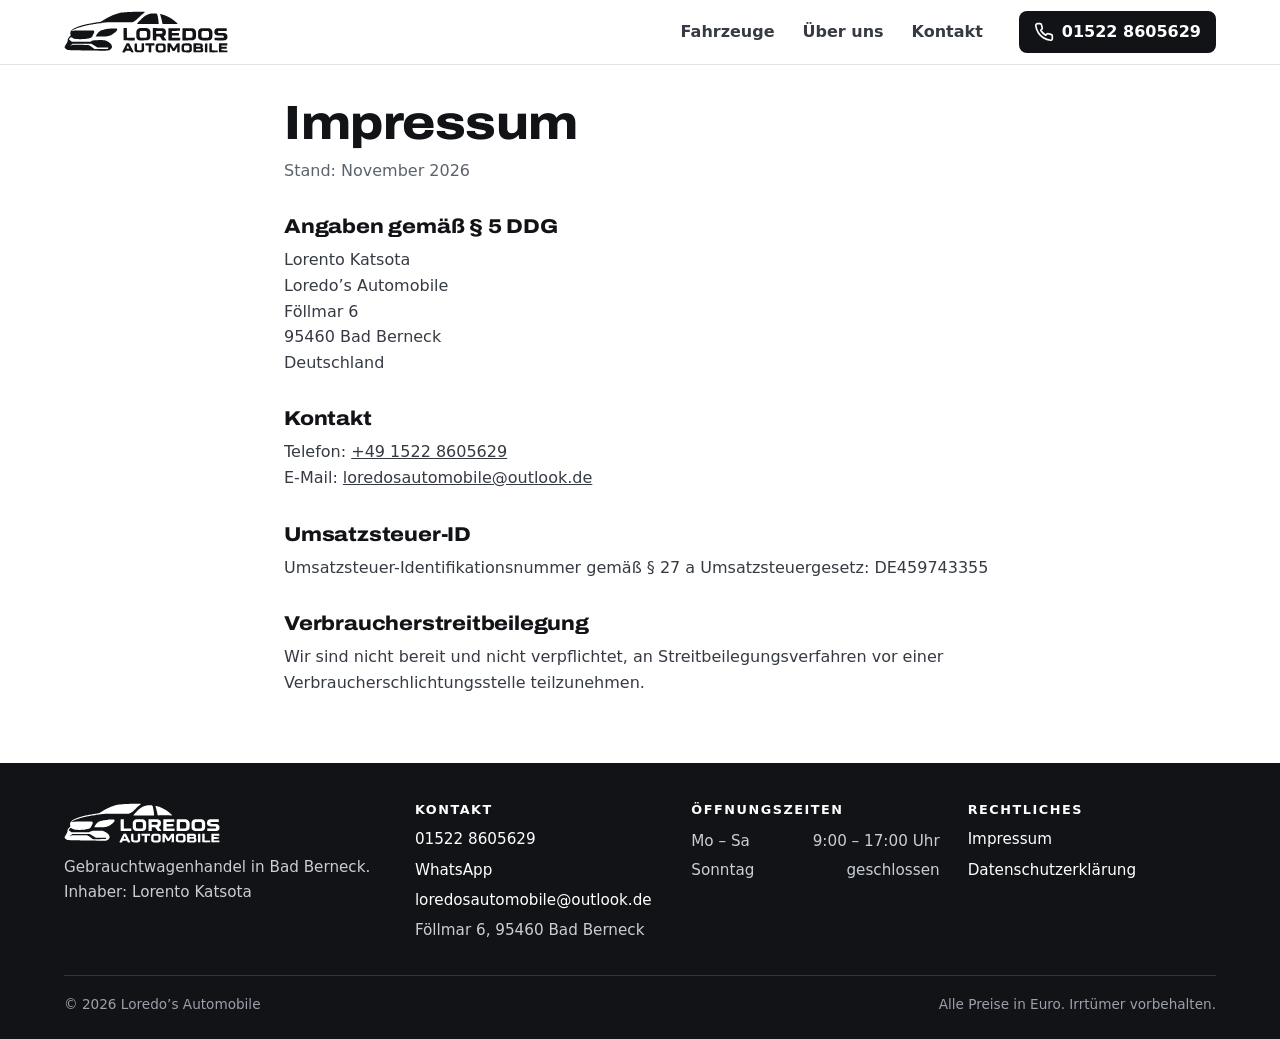
<file: impressum.html>
<!doctype html>
<html lang="de">
<head>
<meta charset="utf-8">
<meta name="viewport" content="width=device-width, initial-scale=1, viewport-fit=cover">
<title>Impressum | Loredo’s Automobile</title>
<meta name="description" content="Impressum von Loredo’s Automobile, Inhaber Lorento Katsota, Föllmar 6, 95460 Bad Berneck.">
<meta name="theme-color" content="#ffffff">
<link rel="icon" href="img/favicon.svg" type="image/svg+xml">
<link rel="apple-touch-icon" href="img/apple-touch-icon.png">
<link rel="preload" href="fonts/archivo.woff2" as="font" type="font/woff2" crossorigin>
<link rel="stylesheet" href="style.css?v=20261111b">
</head>
<body class="mit-leiste" data-seite="recht">
<a class="skip" href="#inhalt">Zum Inhalt springen</a>

<svg width="0" height="0" style="position:absolute" aria-hidden="true" focusable="false">
  <!-- Symbole nach Lucide Icons (ISC-Lizenz) -->
  <symbol id="i-tel" viewBox="0 0 24 24"><path d="M22 16.92v3a2 2 0 0 1-2.18 2 19.8 19.8 0 0 1-8.63-3.07 19.5 19.5 0 0 1-6-6 19.8 19.8 0 0 1-3.07-8.67A2 2 0 0 1 4.11 2h3a2 2 0 0 1 2 1.72c.13.96.36 1.9.7 2.81a2 2 0 0 1-.45 2.11L8.09 9.91a16 16 0 0 0 6 6l1.27-1.27a2 2 0 0 1 2.11-.45c.91.34 1.85.57 2.81.7A2 2 0 0 1 22 16.92z"/></symbol>
  <symbol id="i-chat" viewBox="0 0 24 24"><path d="M7.9 20A9 9 0 1 0 4 16.1L2 22Z"/></symbol>
  <symbol id="i-mail" viewBox="0 0 24 24"><rect width="20" height="16" x="2" y="4" rx="2"/><path d="m22 7-8.97 5.7a1.94 1.94 0 0 1-2.06 0L2 7"/></symbol>
  <symbol id="i-ort" viewBox="0 0 24 24"><path d="M20 10c0 5-5.5 10.2-7.4 11.8a1 1 0 0 1-1.2 0C9.5 20.2 4 15 4 10a8 8 0 0 1 16 0"/><circle cx="12" cy="10" r="3"/></symbol>
  <symbol id="i-uhr" viewBox="0 0 24 24"><circle cx="12" cy="12" r="10"/><path d="M12 6v6l4 2"/></symbol>
  <symbol id="i-suche" viewBox="0 0 24 24"><circle cx="11" cy="11" r="8"/><path d="m21 21-4.3-4.3"/></symbol>
  <symbol id="i-filter" viewBox="0 0 24 24"><path d="M21 4h-7M10 4H3M21 12h-9M8 12H3M21 20h-5M12 20H3M14 2v4M8 10v4M16 18v4"/></symbol>
  <symbol id="i-haken" viewBox="0 0 24 24"><path d="M20 6 9 17l-5-5"/></symbol>
  <symbol id="i-rechts" viewBox="0 0 24 24"><path d="m9 18 6-6-6-6"/></symbol>
  <symbol id="i-links" viewBox="0 0 24 24"><path d="m15 18-6-6 6-6"/></symbol>
  <symbol id="i-kamera" viewBox="0 0 24 24"><path d="M14.5 4h-5L7 7H4a2 2 0 0 0-2 2v9a2 2 0 0 0 2 2h16a2 2 0 0 0 2-2V9a2 2 0 0 0-2-2h-3z"/><circle cx="12" cy="13" r="3"/></symbol>
  <symbol id="i-zu" viewBox="0 0 24 24"><path d="M18 6 6 18M6 6l12 12"/></symbol>
  <symbol id="i-schild" viewBox="0 0 24 24"><path d="M20 13c0 5-3.5 7.5-7.66 8.95a1 1 0 0 1-.67-.01C7.5 20.5 4 18 4 13V6a1 1 0 0 1 1-1c2 0 4.5-1.2 6.24-2.72a1.17 1.17 0 0 1 1.52 0C14.51 3.81 17 5 19 5a1 1 0 0 1 1 1z"/><path d="m9 12 2 2 4-4"/></symbol>
  <symbol id="i-schluessel" viewBox="0 0 24 24"><circle cx="7.5" cy="15.5" r="5.5"/><path d="m21 2-9.6 9.6M15.5 7.5l3 3L22 7l-3-3"/></symbol>
  <symbol id="i-tausch" viewBox="0 0 24 24"><path d="M8 3 4 7l4 4M4 7h16M16 21l4-4-4-4M20 17H4"/></symbol>
  <symbol id="i-senden" viewBox="0 0 24 24"><path d="m22 2-7 20-4-9-9-4Z"/><path d="M22 2 11 13"/></symbol>
</svg>

<header class="kopf">
  <div class="wrap kopf-in">
    <a class="logo" href="./" aria-label="Loredo’s Automobile – zur Startseite"><img src="img/logo.svg" alt="Loredo’s Automobile" width="526" height="135"></a>
    <nav class="nav" aria-label="Hauptnavigation">
      <a href="./#fahrzeuge">Fahrzeuge</a>
      <a href="./#ueber-uns">Über uns</a>
      <a href="./#kontakt">Kontakt</a>
    </nav>
    <a class="btn btn-dunkel kopf-tel" href="tel:+4915228605629"><svg class="i"><use href="#i-tel"/></svg><span class="lang">01522 8605629</span><span class="kurz">Anrufen</span></a>
  </div>
</header>

<main id="inhalt" class="wrap recht">
  <h1>Impressum</h1>
  <p class="stand">Stand: November 2026</p>

  <h2>Angaben gemäß § 5 DDG</h2>
  <address>
    Lorento Katsota<br>
    Loredo’s Automobile<br>
    Föllmar 6<br>
    95460 Bad Berneck<br>
    Deutschland
  </address>

  <h2>Kontakt</h2>
  <p>
    Telefon: <a href="tel:+4915228605629">+49 1522 8605629</a><br>
    E-Mail: <a href="mailto:loredosautomobile@outlook.de">loredosautomobile@outlook.de</a>
  </p>

  <h2>Umsatzsteuer-ID</h2>
  <p>Umsatzsteuer-Identifikationsnummer gemäß § 27 a Umsatzsteuergesetz: DE459743355</p>

  <h2>Verbraucherstreitbeilegung</h2>
  <p>Wir sind nicht bereit und nicht verpflichtet, an Streitbeilegungsverfahren vor einer Verbraucherschlichtungsstelle teilzunehmen.</p>

</main>

<footer class="fuss">
  <div class="wrap">
    <div class="fuss-raster">
      <div>
        <img src="img/logo-weiss.svg" alt="Loredo’s Automobile" width="526" height="135">
        <p>Gebrauchtwagenhandel in Bad Berneck.<br>Inhaber: Lorento Katsota</p>
      </div>
      <div>
        <h2>Kontakt</h2>
        <ul>
          <li><a href="tel:+4915228605629">01522 8605629</a></li>
          <li><a href="https://wa.me/4915228605629">WhatsApp</a></li>
          <li><a href="mailto:loredosautomobile@outlook.de">loredosautomobile@outlook.de</a></li>
          <li>Föllmar 6, 95460 Bad Berneck</li>
        </ul>
      </div>
      <div>
        <h2>Öffnungszeiten</h2>
        <table class="zeiten"><tr><td>Mo – Sa</td><td>9:00 – 17:00 Uhr</td></tr><tr><td>Sonntag</td><td>geschlossen</td></tr></table>
      </div>
      <div>
        <h2>Rechtliches</h2>
        <ul>
          <li><a href="impressum.html">Impressum</a></li>
          <li><a href="datenschutz.html">Datenschutzerklärung</a></li>
        </ul>
      </div>
    </div>
    <div class="fuss-unten"><span>© <span data-jahr>2026</span> Loredo’s Automobile</span><span>Alle Preise in Euro. Irrtümer vorbehalten.</span></div>
  </div>
</footer>

<nav class="leiste" aria-label="Schnellkontakt">
  <a class="btn btn-dunkel" href="tel:+4915228605629"><svg class="i"><use href="#i-tel"/></svg>Anrufen</a>
  <a class="btn btn-hell btn-wa" href="https://wa.me/4915228605629?text=Hallo%2C%20ich%20habe%20eine%20Frage%20zu%20Ihren%20Fahrzeugen." data-wa><svg class="i"><use href="#i-chat"/></svg>WhatsApp</a>
  <a class="btn btn-hell" href="./#anfrage"><svg class="i"><use href="#i-mail"/></svg>Anfrage</a>
</nav>

<script src="app.js?v=20261111b"></script>
</body>
</html>
</file>
<file: style.css>
/* Loredo’s Automobile – Gestaltung
   Farben und Schriften zentral unter :root änderbar. */

@font-face {
  font-family: "Archivo";
  src: url("fonts/archivo.woff2") format("woff2");
  font-weight: 700 800;
  font-stretch: 100% 118%;
  font-display: swap;
}

:root {
  --bg: #ffffff;
  --surface: #f4f5f7;
  --surface-2: #eaecef;
  --ink: #111317;
  --ink-2: #363b43;
  --mute: #5c636d;
  --line: #e1e4e8;
  --line-2: #c9ced5;
  --accent: #c8102e;
  --ok: #157a3a;
  --warn: #9a5200;
  --display: "Archivo", system-ui, -apple-system, "Segoe UI", Roboto, sans-serif;
  --body: system-ui, -apple-system, "Segoe UI", Roboto, "Helvetica Neue", Arial, sans-serif;
  --r: 12px;
  --r-sm: 8px;
  --head: 64px;
  --shadow: 0 1px 2px rgba(17, 19, 23, .06), 0 10px 28px -16px rgba(17, 19, 23, .22);
  color-scheme: light;
}

*, *::before, *::after { box-sizing: border-box; }
html { -webkit-text-size-adjust: 100%; scroll-behavior: smooth; scroll-padding-top: calc(var(--head) + 12px); }
body { margin: 0; background: var(--bg); color: var(--ink); font: 400 1rem/1.6 var(--body); -webkit-font-smoothing: antialiased; overflow-x: clip; }
img { display: block; max-width: 100%; }
a { color: inherit; }
button, input, select, textarea { font: inherit; color: inherit; }
:focus-visible { outline: 2px solid var(--ink); outline-offset: 3px; border-radius: 4px; }
[hidden] { display: none !important; }
@media (prefers-reduced-motion: reduce) { html { scroll-behavior: auto; } *, *::before, *::after { transition: none !important; } }

.wrap { width: 100%; max-width: 1200px; margin: 0 auto; padding-inline: 16px; }
@media (min-width: 640px) { .wrap { padding-inline: 24px; } }
.sr { position: absolute !important; width: 1px; height: 1px; margin: -1px; padding: 0; overflow: hidden; clip: rect(0 0 0 0); white-space: nowrap; border: 0; }
.skip { position: absolute; left: -9999px; top: 8px; z-index: 100; background: var(--ink); color: #fff; padding: 10px 16px; border-radius: var(--r-sm); }
.skip:focus { left: 8px; }

h1, h2, h3 { font-family: var(--display); font-weight: 800; font-stretch: 112%; line-height: 1.1; letter-spacing: -.01em; margin: 0; text-wrap: balance; }
h1 { font-size: clamp(1.9rem, 5.2vw, 3rem); }
h2 { font-size: clamp(1.5rem, 3.6vw, 2.125rem); }
h3 { font-size: 1.125rem; }
p { margin: 0; }
.kicker { display: block; margin-bottom: 10px; color: var(--accent); font-size: .78rem; font-weight: 700; letter-spacing: .12em; text-transform: uppercase; }
.lead { color: var(--ink-2); font-size: 1.0625rem; max-width: 60ch; }
.zahl { font-variant-numeric: tabular-nums; }

/* Icons */
.i { width: 20px; height: 20px; flex: none; fill: none; stroke: currentColor; stroke-width: 2; stroke-linecap: round; stroke-linejoin: round; }

/* Buttons */
.btn { display: inline-flex; align-items: center; justify-content: center; gap: 8px; min-height: 48px; padding: 0 20px; border: 1px solid transparent; border-radius: var(--r-sm); font-weight: 650; text-decoration: none; cursor: pointer; white-space: nowrap; transition: background-color .15s, border-color .15s; }
.btn-dunkel { background: var(--ink); color: #fff; }
.btn-dunkel:hover { background: #2b2f36; }
.btn-hell { background: #fff; color: var(--ink); border-color: var(--line-2); }
.btn-hell:hover { border-color: var(--ink); }
.btn-wa .i { color: var(--ok); }
.btn-block { width: 100%; }

/* Kopf */
.kopf { position: sticky; top: env(safe-area-inset-top, 0px); z-index: 30; background: rgba(255, 255, 255, .96); border-bottom: 1px solid var(--line); }
@supports (backdrop-filter: blur(8px)) { .kopf { background: rgba(255, 255, 255, .88); backdrop-filter: blur(8px); } }
.kopf-in { display: flex; align-items: center; gap: 16px; height: var(--head); }
.logo { display: block; flex: none; }
.logo img { height: 38px; width: auto; }
.nav { display: none; gap: 4px; margin-left: auto; }
.nav a { padding: 8px 12px; border-radius: var(--r-sm); color: var(--ink-2); font-weight: 600; text-decoration: none; }
.nav a:hover { background: var(--surface); color: var(--ink); }
.kopf-tel { margin-left: auto; min-height: 42px; padding: 0 14px; }
.kopf-tel .lang { display: none; }
@media (min-width: 480px) { .kopf-tel .lang { display: inline; } .kopf-tel .kurz { display: none; } }
@media (min-width: 860px) { .nav { display: flex; } .kopf-tel { margin-left: 8px; } .logo img { height: 42px; } }

/* Start */
.start { background: var(--surface); border-bottom: 1px solid var(--line); padding: 26px 0 24px; }
.start .lead { margin-top: 12px; }
.start-cta { display: flex; flex-wrap: wrap; gap: 10px; margin-top: 22px; }
.start-fakten { display: flex; flex-wrap: wrap; gap: 8px 22px; margin: 22px 0 0; padding: 0; list-style: none; color: var(--ink-2); font-size: .95rem; }
.start-fakten li { display: flex; align-items: center; gap: 8px; }
.start-fakten .i { width: 18px; height: 18px; color: var(--mute); }
.start-tel { display: none; }
/* Handy: Startbereich knapp halten, damit das erste Fahrzeug sofort zu sehen ist */
@media (max-width: 639px) {
  .start { padding: 16px 0 14px; }
  .start .kicker { margin-bottom: 6px; }
  .start h1 { font-size: 1.55rem; }
  .start .lead, .start-cta, .start-fakten { display: none; }
  #fahrzeuge { padding-top: 18px; }
  #fahrzeuge .abschnitt-kopf { margin-bottom: 10px; }
  #fahrzeuge .abschnitt-kopf .kicker { display: none; }
  #fahrzeuge .ergebnis-leiste { margin: 0 0 10px; }
}
@media (min-width: 860px) { .start { padding: 40px 0 36px; } .start-tel { display: inline-flex; } }

.abschnitt { padding: 40px 0; }
@media (min-width: 860px) { .abschnitt { padding: 64px 0; } }
.abschnitt-kopf { display: flex; flex-wrap: wrap; align-items: flex-end; justify-content: space-between; gap: 12px 24px; margin-bottom: 20px; }

/* Filter */
.suche { display: grid; grid-template-columns: 1fr auto; gap: 10px; }
.feld { display: flex; flex-direction: column; gap: 6px; min-width: 0; }
.feld > span { font-size: .85rem; font-weight: 600; color: var(--ink-2); }
.eingabe, .auswahl, textarea.eingabe { width: 100%; min-height: 48px; padding: 10px 14px; background: #fff; border: 1px solid var(--line-2); border-radius: var(--r-sm); font-size: 1rem; }
.auswahl { appearance: none; -webkit-appearance: none; padding-right: 40px; background-image: url("data:image/svg+xml,%3Csvg xmlns='http://www.w3.org/2000/svg' width='20' height='20' viewBox='0 0 24 24' fill='none' stroke='%23363b43' stroke-width='2' stroke-linecap='round' stroke-linejoin='round'%3E%3Cpath d='m6 9 6 6 6-6'/%3E%3C/svg%3E"); background-repeat: no-repeat; background-position: right 12px center; }
.eingabe:focus, .auswahl:focus { outline: none; border-color: var(--ink); box-shadow: 0 0 0 3px rgba(17, 19, 23, .12); }
.such-eingabe { position: relative; }
.such-eingabe .i { position: absolute; left: 14px; top: 50%; transform: translateY(-50%); color: var(--mute); pointer-events: none; }
.such-eingabe .eingabe { padding-left: 44px; }
.filter-knopf .zaehler { display: inline-grid; place-items: center; min-width: 22px; height: 22px; padding: 0 6px; border-radius: 11px; background: var(--ink); color: #fff; font-size: .75rem; }
.filter-feld { display: none; grid-template-columns: 1fr 1fr; gap: 12px; margin-top: 12px; padding: 16px; background: var(--surface); border: 1px solid var(--line); border-radius: var(--r); }
.filter-feld.offen { display: grid; }
.filter-feld .breit { grid-column: 1 / -1; }
.filter-feld .filter-fertig { grid-column: 1 / -1; }
@media (min-width: 860px) {
  .suche { grid-template-columns: 1fr; }
  .filter-knopf { display: none !important; }
  .filter-feld { display: grid; grid-template-columns: repeat(4, 1fr); padding: 18px; }
  .filter-feld .breit { grid-column: auto; }
  .filter-feld .filter-fertig { display: none; }
}
.ergebnis-leiste { display: flex; flex-wrap: wrap; align-items: center; justify-content: space-between; gap: 12px; margin: 20px 0 16px; }
.ergebnis-zahl { font-weight: 700; }
.ergebnis-zahl button { margin-left: 10px; padding: 0; background: none; border: 0; color: var(--mute); font-weight: 500; text-decoration: underline; cursor: pointer; }
.sortierung { display: flex; align-items: center; gap: 10px; }
.sortierung span { font-size: .9rem; color: var(--mute); white-space: nowrap; }
.sortierung .auswahl { width: auto; min-height: 42px; }

/* Fahrzeugkarten */
.liste { display: grid; gap: 16px; grid-template-columns: 1fr; margin: 0; padding: 0; list-style: none; }
@media (min-width: 620px) { .liste { grid-template-columns: repeat(2, 1fr); gap: 20px; } }

/* Ab Laptop-Breite: Filter links, Fahrzeuge rechts */
@media (min-width: 1000px) {
  #fahrzeuge { padding-top: 40px; }
  .bestand { display: grid; grid-template-columns: 272px minmax(0, 1fr); gap: 32px; align-items: start; }
  .filter-seite { position: sticky; top: calc(var(--head) + 16px); max-height: calc(100vh - var(--head) - 32px); overflow-y: auto; }
  .filter-seite .filter-feld { grid-template-columns: 1fr; gap: 10px; padding: 16px; }
  .filter-seite .auswahl { min-height: 44px; }
  .ergebnisse .ergebnis-leiste { margin-top: 0; min-height: 48px; }
  .liste { gap: 24px; }
}
.karte { position: relative; display: flex; flex-direction: column; height: 100%; background: #fff; border: 1px solid var(--line); border-radius: var(--r); overflow: hidden; transition: border-color .15s, box-shadow .15s; }
.karte:hover { border-color: var(--line-2); box-shadow: var(--shadow); }
.karte-bild { position: relative; aspect-ratio: 4 / 3; background: var(--surface); }
.karte-bild img { width: 100%; height: 100%; object-fit: cover; }
.platzhalter { display: grid; place-items: center; align-content: center; gap: 10px; width: 100%; height: 100%; background: var(--surface); color: var(--mute); font-size: .875rem; }
.platzhalter img { width: 48%; height: auto; object-fit: contain; }
.marken { position: absolute; left: 10px; top: 10px; display: flex; gap: 6px; flex-wrap: wrap; }
.marke-hinweis { padding: 4px 10px; border-radius: 6px; background: #fff; color: var(--ink); font-size: .78rem; font-weight: 700; letter-spacing: .02em; box-shadow: 0 1px 3px rgba(0, 0, 0, .15); }
.marke-hinweis.reserviert { background: var(--warn); color: #fff; }
.marke-hinweis.verkauft { background: var(--ink); color: #fff; }
.foto-zahl { position: absolute; right: 10px; bottom: 10px; display: flex; align-items: center; gap: 6px; padding: 3px 9px; border-radius: 6px; background: rgba(17, 19, 23, .72); color: #fff; font-size: .8rem; }
.foto-zahl .i { width: 15px; height: 15px; }
.karte-text { display: flex; flex-direction: column; flex: 1; gap: 10px; padding: 16px 16px 14px; }
.karte-titel { font-family: var(--display); font-size: 1.125rem; font-weight: 800; font-stretch: 106%; line-height: 1.25; display: -webkit-box; -webkit-line-clamp: 2; -webkit-box-orient: vertical; overflow: hidden; }
.karte-titel a { text-decoration: none; }
.karte-titel a::after { content: ""; position: absolute; inset: 0; }
.eckdaten { display: grid; grid-template-columns: 1fr 1fr; gap: 6px 12px; margin: 0; font-size: .9rem; }
.eckdaten div { display: flex; flex-direction: column; min-width: 0; }
.eckdaten dt { color: var(--mute); font-size: .75rem; }
.eckdaten dd { margin: 0; font-weight: 600; white-space: nowrap; overflow: hidden; text-overflow: ellipsis; }
.extras { display: flex; flex-wrap: wrap; gap: 6px; margin: 0; padding: 0; list-style: none; }
.extras li { padding: 3px 9px; border-radius: 6px; background: var(--surface); color: var(--ink-2); font-size: .8rem; }
.extras li.mehr { background: none; color: var(--mute); padding-left: 2px; }
.karte-fuss { display: flex; align-items: flex-end; justify-content: space-between; gap: 12px; margin-top: auto; padding-top: 12px; border-top: 1px solid var(--line); }
.preis { font-family: var(--display); font-size: 1.5rem; font-weight: 800; font-stretch: 106%; line-height: 1.1; font-variant-numeric: tabular-nums; }
.preis-hinweis { display: block; margin-top: 3px; color: var(--mute); font-size: .78rem; }
.weiter { display: flex; align-items: center; gap: 4px; color: var(--ink-2); font-size: .9rem; font-weight: 600; white-space: nowrap; }
.weiter .i { width: 18px; height: 18px; }
.leer { padding: 32px 20px; text-align: center; background: var(--surface); border-radius: var(--r); color: var(--ink-2); }
.leer p + p { margin-top: 10px; }
.angaben-hinweis { margin-top: 20px; color: var(--mute); font-size: .85rem; }

/* Wenige Fahrzeuge: ohne Filter; ein einzelnes Fahrzeug als breite Karte */
#fahrzeuge.wenige .filter-seite { display: none; }
#fahrzeuge.wenige .bestand { display: block; }
#fahrzeuge.wenige .ergebnis-leiste { margin-top: 0; }
@media (min-width: 760px) {
  .liste.einzeln { grid-template-columns: 1fr; }
  .liste.einzeln .karte { flex-direction: row; }
  .liste.einzeln .karte-bild { flex: 0 0 56%; align-self: flex-start; }
  .liste.einzeln .karte-text { padding: 24px 26px 22px; gap: 16px; }
  .liste.einzeln .karte-titel { font-size: 1.5rem; }
  .liste.einzeln .eckdaten { font-size: .95rem; gap: 10px 16px; }
  .liste.einzeln .preis { font-size: 1.875rem; }
}

/* Vorteile / Über uns */
.vorteile { display: grid; gap: 16px; margin: 24px 0 0; padding: 0; list-style: none; }
@media (min-width: 760px) { .vorteile { grid-template-columns: repeat(3, 1fr); gap: 20px; } }
.vorteile li { padding: 20px; background: #fff; border: 1px solid var(--line); border-radius: var(--r); }
.vorteile h3 { display: flex; align-items: center; gap: 10px; margin-bottom: 8px; font-size: 1.05rem; }
.vorteile .i { color: var(--accent); }
.vorteile p { color: var(--ink-2); }
.grau { background: var(--surface); border-block: 1px solid var(--line); }

/* Kontakt */
.kontakt-raster { display: grid; gap: 24px; }
@media (min-width: 900px) { .kontakt-raster { grid-template-columns: 5fr 7fr; gap: 40px; align-items: start; } }
.kontakt-wege { display: grid; gap: 12px; margin: 0; padding: 0; list-style: none; }
.kontakt-weg { display: flex; gap: 14px; align-items: flex-start; padding: 16px; background: #fff; border: 1px solid var(--line); border-radius: var(--r); text-decoration: none; }
a.kontakt-weg:hover { border-color: var(--ink); }
.kontakt-weg .i { width: 22px; height: 22px; margin-top: 2px; color: var(--ink); }
.kontakt-weg strong { display: block; font-size: 1.05rem; }
.kontakt-weg small { display: block; color: var(--mute); font-size: .875rem; }
.zeiten { width: 100%; border-collapse: collapse; font-size: .95rem; }
.zeiten td { padding: 2px 0; }
.zeiten td + td { text-align: right; font-variant-numeric: tabular-nums; }

.formular { display: grid; gap: 14px; padding: 20px; background: #fff; border: 1px solid var(--line); border-radius: var(--r); }
@media (min-width: 640px) { .formular { grid-template-columns: 1fr 1fr; padding: 24px; } .formular .breit { grid-column: 1 / -1; } }
.formular h3 { font-size: 1.25rem; }
.formular textarea.eingabe { min-height: 120px; resize: vertical; }
.pflicht { color: var(--accent); }
.eingabe.falsch { border-color: var(--accent); box-shadow: 0 0 0 3px rgba(200, 16, 46, .14); }
.feld-hinweis { color: var(--accent); font-size: .85rem; font-weight: 600; }
.formular .klein { color: var(--mute); font-size: .85rem; }
.formular .klein a { color: var(--ink-2); }
.honig { position: absolute; left: -5000px; width: 1px; height: 1px; overflow: hidden; }
.meldung { padding: 14px 16px; border-radius: var(--r-sm); font-size: .95rem; }
.meldung.ok { background: #e8f5ec; color: #0f5229; border: 1px solid #b9dfc6; }
.meldung.fehler { background: #fdecee; color: #8a0d20; border: 1px solid #f3c1c8; }
.meldung.info { background: var(--surface); color: var(--ink); border: 1px solid var(--line-2); }
.meldung-knoepfe { display: flex; flex-wrap: wrap; gap: 8px; margin: 12px 0; }
.meldung-knoepfe .btn { flex: 1 1 180px; min-height: 46px; text-decoration: none; }
.meldung-knoepfe .btn-dunkel { color: #fff; }
.meldung a { color: inherit; font-weight: 700; }

/* Detailseite */
.zurueck { display: inline-flex; align-items: center; gap: 6px; margin: 18px 0 14px; color: var(--ink-2); font-weight: 600; text-decoration: none; }
.zurueck:hover { color: var(--ink); text-decoration: underline; }
.zurueck .i { width: 18px; height: 18px; }
.detail { display: grid; grid-template-columns: minmax(0, 1fr); gap: 20px; }
.detail > * { min-width: 0; }
@media (min-width: 960px) { .detail { grid-template-columns: minmax(0, 7fr) minmax(0, 5fr); gap: 32px; align-items: start; } .detail-info { position: sticky; top: calc(var(--head) + 16px); } }
.galerie { position: relative; }
.galerie-spur { display: flex; overflow-x: auto; scroll-snap-type: x mandatory; scrollbar-width: none; border-radius: var(--r); background: var(--surface); aspect-ratio: 4 / 3; }
.galerie-spur::-webkit-scrollbar { display: none; }
.galerie-spur > * { flex: 0 0 100%; scroll-snap-align: start; aspect-ratio: 4 / 3; }
.galerie-spur button { padding: 0; border: 0; background: none; cursor: zoom-in; }
.galerie-spur img { width: 100%; height: 100%; object-fit: cover; }
.galerie-pfeil { position: absolute; top: 50%; transform: translateY(-50%); display: grid; place-items: center; width: 44px; height: 44px; border: 0; border-radius: 50%; background: rgba(255, 255, 255, .92); color: var(--ink); box-shadow: 0 1px 4px rgba(0, 0, 0, .2); cursor: pointer; }
.galerie-pfeil.l { left: 12px; } .galerie-pfeil.r { right: 12px; }
.galerie-pfeil:disabled { opacity: 0; pointer-events: none; }
.galerie-zahl { position: absolute; right: 12px; bottom: 12px; padding: 4px 10px; border-radius: 6px; background: rgba(17, 19, 23, .72); color: #fff; font-size: .85rem; font-variant-numeric: tabular-nums; }
.daumen { display: flex; gap: 8px; margin-top: 10px; overflow-x: auto; scrollbar-width: thin; padding-bottom: 4px; }
.daumen button { flex: 0 0 auto; width: 84px; aspect-ratio: 4 / 3; padding: 0; border: 2px solid transparent; border-radius: 6px; overflow: hidden; background: var(--surface); cursor: pointer; opacity: .75; }
.daumen button[aria-current="true"] { border-color: var(--ink); opacity: 1; }
.daumen img { width: 100%; height: 100%; object-fit: cover; }
@media (hover: none) { .galerie-pfeil { display: none; } }

.detail-info h1 { font-size: clamp(1.5rem, 4vw, 2rem); font-stretch: 106%; line-height: 1.15; }
.detail-preis { margin: 16px 0 18px; padding: 16px; background: var(--surface); border-radius: var(--r); }
.detail-preis .preis { font-size: 2rem; }
.detail-preis .preis-hinweis { font-size: .875rem; }
.detail-eck { display: grid; grid-template-columns: 1fr 1fr; gap: 12px; margin: 0 0 18px; }
.detail-eck div { padding: 10px 12px; border: 1px solid var(--line); border-radius: var(--r-sm); }
.detail-eck dt { color: var(--mute); font-size: .78rem; }
.detail-eck dd { margin: 0; font-weight: 700; font-variant-numeric: tabular-nums; }
.detail-knoepfe { display: grid; gap: 10px; }
@media (min-width: 480px) and (max-width: 959px) { .detail-knoepfe { grid-template-columns: 1fr 1fr; } .detail-knoepfe .btn-dunkel { grid-column: 1 / -1; } }
.detail-block { margin-top: 32px; }
.detail-block h2 { font-size: 1.375rem; margin-bottom: 14px; }
.ausstattung { columns: 1; column-gap: 28px; margin: 0; padding: 0; list-style: none; }
@media (min-width: 560px) { .ausstattung { columns: 2; } }
.ausstattung li { display: flex; gap: 10px; break-inside: avoid; padding: 6px 0; border-bottom: 1px solid var(--line); }
.ausstattung .i { width: 18px; height: 18px; margin-top: 3px; color: var(--ok); }
.daten { width: 100%; border-collapse: collapse; }
.daten th, .daten td { padding: 10px 0; border-bottom: 1px solid var(--line); text-align: left; vertical-align: top; }
.daten th { width: 45%; padding-right: 16px; color: var(--mute); font-weight: 500; }
.daten td { font-weight: 600; }
.beschreibung p + p { margin-top: 12px; }
.beschreibung { color: var(--ink-2); max-width: 70ch; }
.hinweis-box { margin-top: 24px; padding: 14px 16px; background: var(--surface); border-radius: var(--r-sm); color: var(--mute); font-size: .875rem; }
.status-box { margin-bottom: 14px; padding: 12px 14px; border-radius: var(--r-sm); font-weight: 600; }
.status-box.reserviert { background: #fdf3e6; color: var(--warn); border: 1px solid #f0d3ac; }
.status-box.verkauft { background: var(--ink); color: #fff; }
.status-box.beispiel { background: var(--surface); color: var(--ink-2); border: 1px dashed var(--line-2); font-weight: 500; }

/* Bildbetrachter */
.betrachter { width: 100vw; height: 100vh; max-width: none; max-height: none; margin: 0; padding: 0; border: 0; background: #0b0c0e; color: #fff; }
.betrachter::backdrop { background: #0b0c0e; }
.betrachter-spur { display: flex; width: 100%; height: 100%; overflow-x: auto; scroll-snap-type: x mandatory; scrollbar-width: none; }
.betrachter-spur::-webkit-scrollbar { display: none; }
.betrachter-spur img { flex: 0 0 100%; width: 100%; height: 100%; object-fit: contain; scroll-snap-align: start; }
.betrachter-zu { position: absolute; right: 12px; top: 12px; z-index: 2; display: grid; place-items: center; width: 48px; height: 48px; border: 0; border-radius: 50%; background: rgba(255, 255, 255, .14); color: #fff; cursor: pointer; }
.betrachter .galerie-pfeil { background: rgba(255, 255, 255, .14); color: #fff; box-shadow: none; }
.betrachter .galerie-zahl { left: 50%; right: auto; transform: translateX(-50%); bottom: 16px; }

/* Rechtstexte */
.recht { max-width: 760px; padding-block: 32px 56px; }
.recht h1 { margin-bottom: 8px; }
.recht .stand { color: var(--mute); margin-bottom: 28px; }
.recht h2 { font-size: 1.25rem; margin: 32px 0 10px; }
.recht h3 { font-size: 1.05rem; margin: 20px 0 6px; }
.recht p, .recht ul { margin: 0 0 12px; color: var(--ink-2); }
.recht ul { padding-left: 20px; }
.recht address { font-style: normal; color: var(--ink-2); margin-bottom: 12px; }

/* Fuß */
.fuss { background: var(--ink); color: #c9ced5; padding: 40px 0 24px; font-size: .95rem; }
.fuss-raster { display: grid; gap: 28px; }
@media (min-width: 760px) { .fuss-raster { grid-template-columns: 1.3fr 1fr 1fr 1fr; } }
.fuss img { height: 40px; width: auto; }
.fuss h2 { margin-bottom: 10px; color: #fff; font-family: var(--body); font-size: .8rem; font-weight: 700; font-stretch: 100%; letter-spacing: .12em; text-transform: uppercase; }
.fuss ul { margin: 0; padding: 0; list-style: none; }
.fuss li + li { margin-top: 6px; }
.fuss a { color: #fff; text-decoration: none; }
.fuss a:hover { text-decoration: underline; }
.fuss p { margin-top: 12px; }
.fuss .zeiten td { color: #c9ced5; }
.fuss-unten { display: flex; flex-wrap: wrap; justify-content: space-between; gap: 8px; margin-top: 32px; padding-top: 18px; border-top: 1px solid rgba(255, 255, 255, .14); font-size: .85rem; color: #9aa1ab; }

/* Kontaktleiste unten (Handy) */
.leiste { position: fixed; left: 0; right: 0; bottom: 0; z-index: 40; display: grid; grid-template-columns: repeat(3, 1fr); gap: 8px; padding: 8px max(10px, env(safe-area-inset-right, 0px)) calc(8px + env(safe-area-inset-bottom, 0px)) max(10px, env(safe-area-inset-left, 0px)); background: rgba(255, 255, 255, .97); border-top: 1px solid var(--line); box-shadow: 0 -6px 20px -12px rgba(0, 0, 0, .25); }
.leiste .btn { min-height: 46px; padding: 0 8px; font-size: .92rem; gap: 6px; }
body.mit-leiste { padding-bottom: calc(64px + env(safe-area-inset-bottom)); }
@media (min-width: 860px) { .leiste { display: none; } body.mit-leiste { padding-bottom: 0; } }

@media print {
  .kopf, .leiste, .fuss, .filter-feld, .suche, .galerie-pfeil, .daumen, .formular, .detail-knoepfe { display: none !important; }
  body { padding: 0 !important; }
}
@media (min-width: 960px) {
  .detail-galerie { grid-column: 1; grid-row: 1; }
  .detail-info { grid-column: 2; grid-row: 1 / span 2; }
  .detail-mehr { grid-column: 1; grid-row: 2; }
}
</file>
